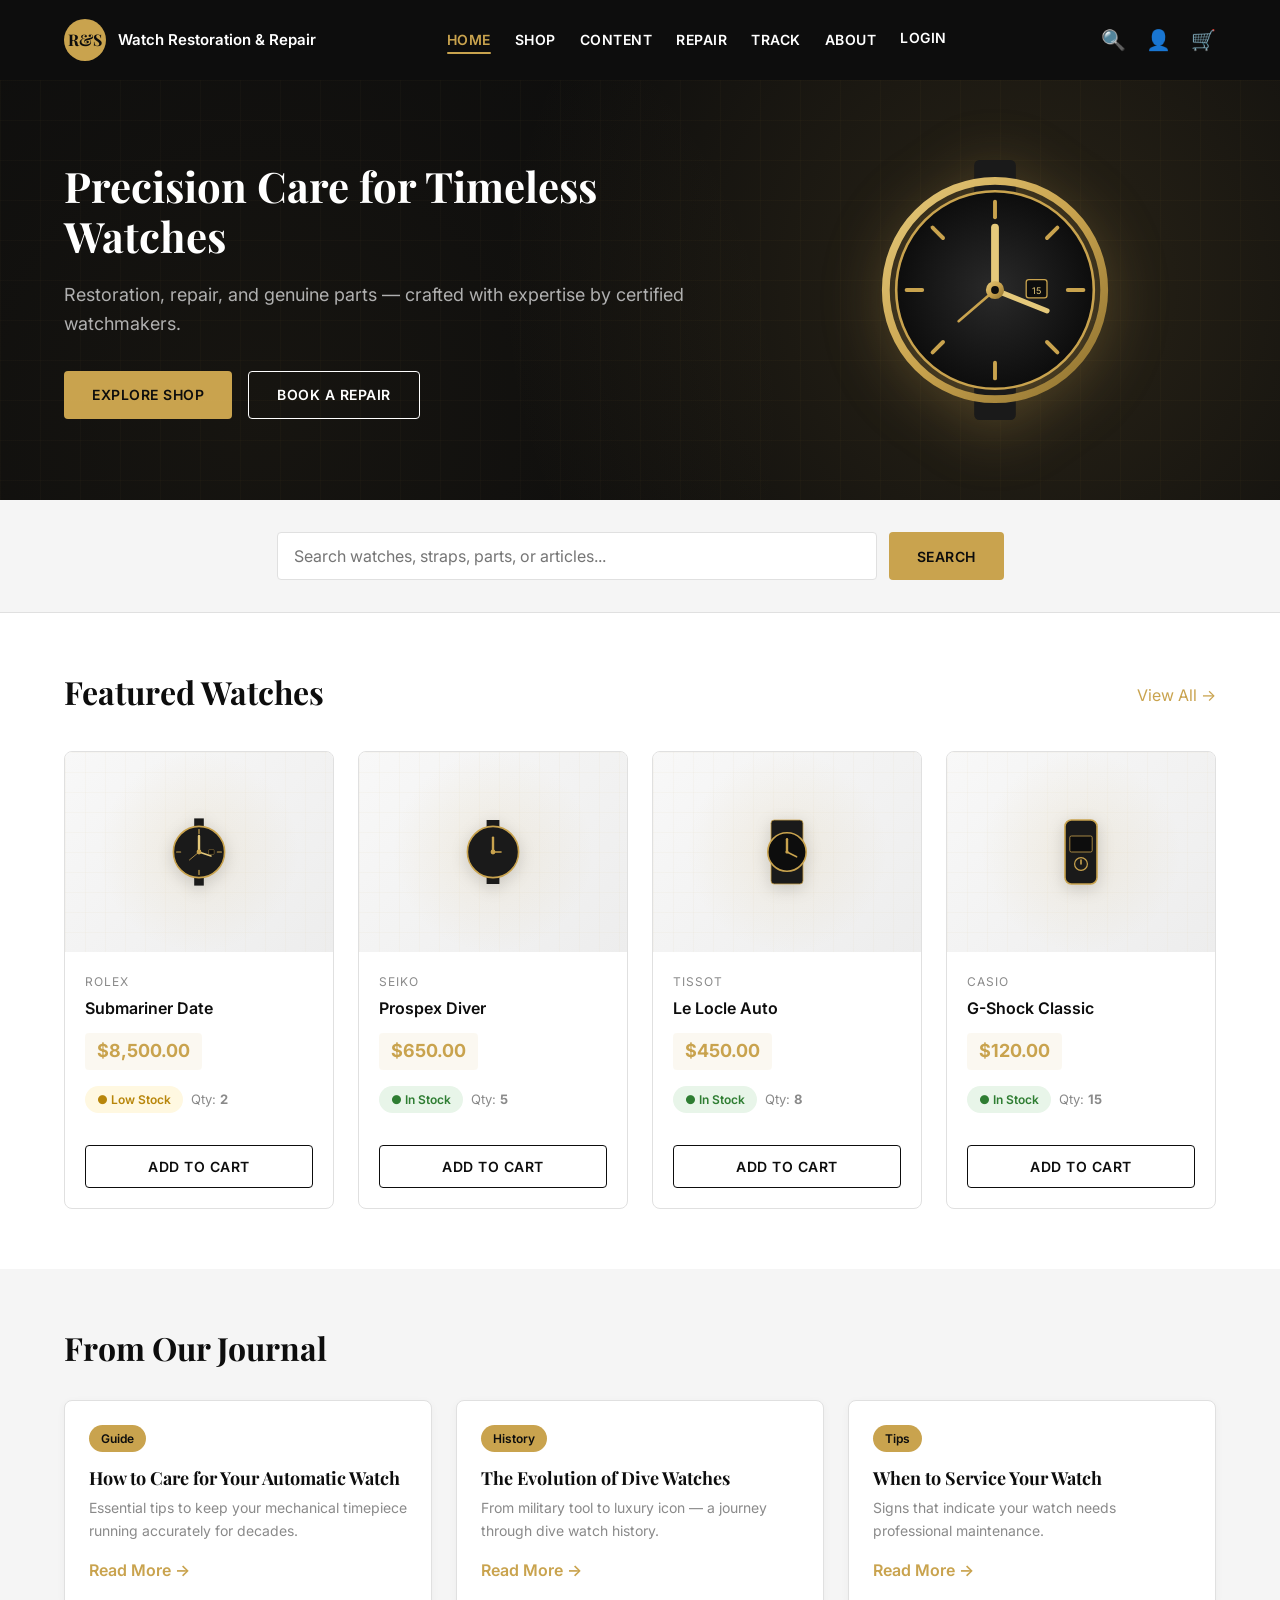
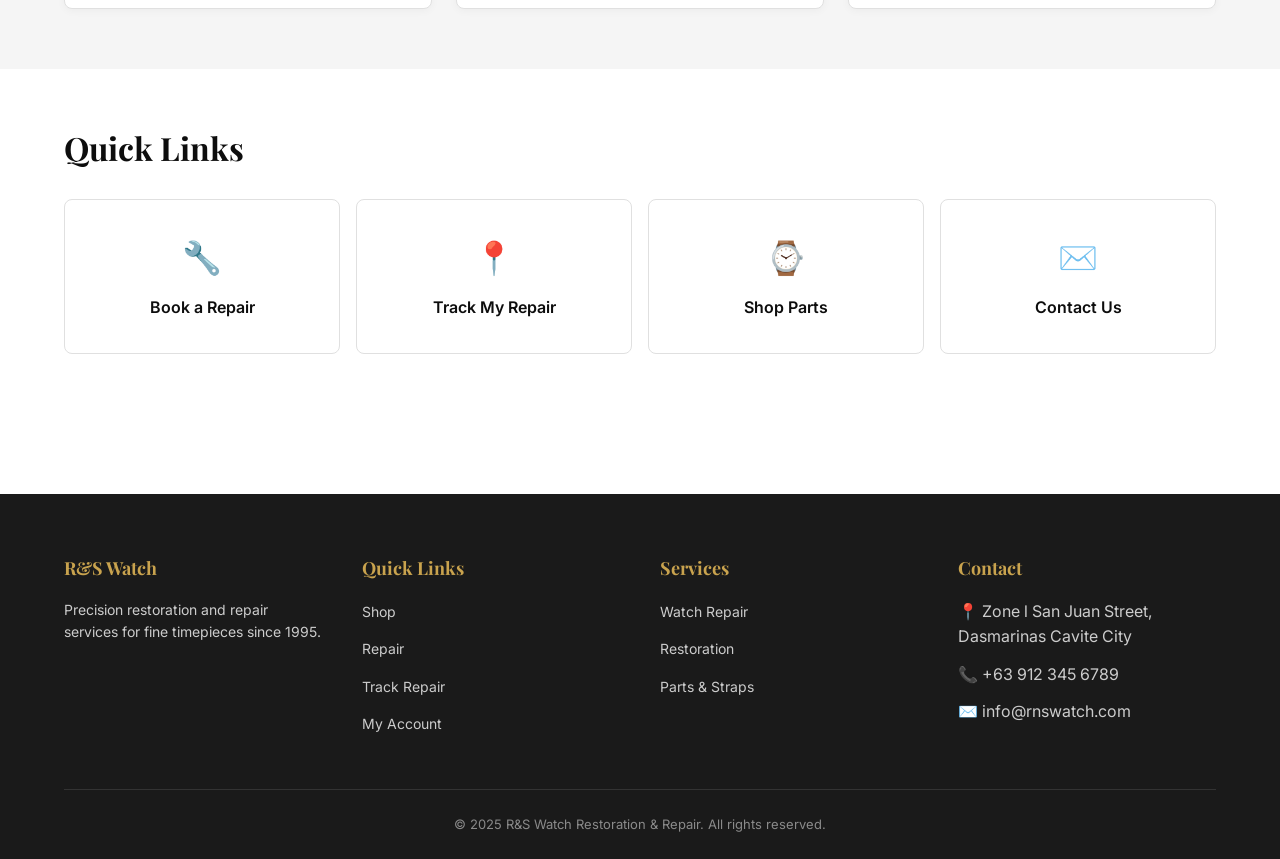
<file: index.html>
<!DOCTYPE html>
<html lang="en">
<head>
  <meta charset="UTF-8">
  <meta name="viewport" content="width=device-width, initial-scale=1.0">
  <title>R&S Watch Restoration & Repair</title>
  <link href="https://fonts.googleapis.com/css2?family=Playfair+Display:wght@700&family=Inter:wght@400;500;600;700&display=swap" rel="stylesheet">
  <link rel="stylesheet" href="css/style.css">
</head>
<body>

<header class="header">
  <div class="container">
    <a href="index.html" class="logo">
      <div class="logo-circle">R&S</div>
      <span>Watch Restoration & Repair</span>
    </a>
    <ul class="nav">
      <li><a href="index.html" class="active">Home</a></li>
      <li><a href="shop.html">Shop</a></li>
      <li><a href="search.html">Content</a></li>
      <li><a href="repair.html">Repair</a></li>
      <li><a href="track.html">Track</a></li>
      <li><a href="contact.html">About</a></li>
      <li><a href="login.html" id="nav-login">Login</a></li>
      <li><a href="account.html" id="nav-logout" style="display:none;">My Account</a></li>
    </ul>
    <div class="header-icons">
      <a href="search.html" style="color:white;">🔍</a>
      <a href="account.html" style="color:white;">👤</a>
      <a href="cart.html" class="cart-icon" style="color:white;">🛒<span class="cart-badge" style="display:none;">0</span></a>
    </div>
  </div>
</header>

<!-- HERO -->
<section class="hero">
  <div class="container">
    <div>
      <h1>Precision Care for Timeless Watches</h1>
      <p>Restoration, repair, and genuine parts — crafted with expertise by certified watchmakers.</p>
      <div class="hero-buttons">
        <a href="shop.html" class="btn btn-primary">Explore Shop</a>
        <a href="repair.html" class="btn btn-white-outline">Book a Repair</a>
      </div>
    </div>
    <div class="hero-img">
     <svg viewBox="0 0 100 100" xmlns="http://www.w3.org/2000/svg" style="width:260px;height:260px; filter: drop-shadow(0 10px 30px rgba(201,163,78,0.3));">
  <defs>
    <radialGradient id="watchFace" cx="50%" cy="50%" r="50%">
      <stop offset="0%" stop-color="#2A2A2A"/>
      <stop offset="100%" stop-color="#0D0D0D"/>
    </radialGradient>
    <linearGradient id="goldShine" x1="0%" y1="0%" x2="100%" y2="100%">
      <stop offset="0%" stop-color="#E5C97B"/>
      <stop offset="50%" stop-color="#C9A34E"/>
      <stop offset="100%" stop-color="#8B6F2E"/>
    </linearGradient>
  </defs>
  <rect x="42" y="0" width="16" height="18" fill="#1A1A1A" rx="2"/>
  <rect x="42" y="82" width="16" height="18" fill="#1A1A1A" rx="2"/>
  <circle cx="50" cy="50" r="42" fill="none" stroke="url(#goldShine)" stroke-width="3"/>
  <circle cx="50" cy="50" r="38" fill="url(#watchFace)" stroke="#C9A34E" stroke-width="1"/>
  <g stroke="#C9A34E" stroke-width="1.5" stroke-linecap="round">
    <line x1="50" y1="16" x2="50" y2="22"/>
    <line x1="50" y1="78" x2="50" y2="84"/>
    <line x1="16" y1="50" x2="22" y2="50"/>
    <line x1="78" y1="50" x2="84" y2="50"/>
    <line x1="26" y1="26" x2="30" y2="30"/>
    <line x1="70" y1="30" x2="74" y2="26"/>
    <line x1="26" y1="74" x2="30" y2="70"/>
    <line x1="70" y1="70" x2="74" y2="74"/>
  </g>
  <line x1="50" y1="50" x2="50" y2="26" stroke="#E5C97B" stroke-width="3" stroke-linecap="round"/>
  <line x1="50" y1="50" x2="70" y2="58" stroke="#E5C97B" stroke-width="2" stroke-linecap="round"/>
  <line x1="50" y1="50" x2="36" y2="62" stroke="#C9A34E" stroke-width="1" stroke-linecap="round"/>
  <circle cx="50" cy="50" r="3.5" fill="url(#goldShine)"/>
  <circle cx="50" cy="50" r="1.5" fill="#0D0D0D"/>
  <rect x="62" y="46" width="8" height="7" fill="#0D0D0D" stroke="#C9A34E" stroke-width="0.5" rx="1"/>
  <text x="66" y="51.5" font-size="3.5" fill="#E5C97B" text-anchor="middle" font-family="Inter">15</text>
</svg>
    </div>
  </div>
</section>

<!-- SEARCH STRIP (FIXED: passes query) -->
<section class="search-strip">
  <div class="container">
    <input type="text" id="homeSearch" class="form-control" placeholder="Search watches, straps, parts, or articles...">
    <button type="button" class="btn btn-primary" onclick="goSearch()">Search</button>
  </div>
</section>

<!-- FEATURED -->
<section class="section">
  <div class="container">
    <div style="display:flex;justify-content:space-between;align-items:center;margin-bottom:32px;">
      <h2>Featured Watches</h2>
      <a href="shop.html">View All →</a>
    </div>
    <div class="product-grid">
      
      <!-- Product 1 -->
     <div class="product-card">
  <div class="product-img">
    <svg viewBox="0 0 100 100" xmlns="http://www.w3.org/2000/svg" style="width:80px;height:80px;">
      <rect x="44" y="8" width="12" height="12" fill="#1A1A1A"/>
      <rect x="44" y="80" width="12" height="12" fill="#1A1A1A"/>
      <circle cx="50" cy="50" r="32" fill="#1A1A1A" stroke="#C9A34E" stroke-width="2"/>
      <g stroke="#C9A34E" stroke-width="1.5" stroke-linecap="round">
        <line x1="50" y1="22" x2="50" y2="27"/>
        <line x1="50" y1="73" x2="50" y2="78"/>
        <line x1="22" y1="50" x2="27" y2="50"/>
        <line x1="73" y1="50" x2="78" y2="50"/>
      </g>
      <line x1="50" y1="50" x2="50" y2="30" stroke="#E5C97B" stroke-width="3" stroke-linecap="round"/>
      <line x1="50" y1="50" x2="65" y2="55" stroke="#E5C97B" stroke-width="2" stroke-linecap="round"/>
      <line x1="50" y1="50" x2="38" y2="60" stroke="#C9A34E" stroke-width="1" stroke-linecap="round"/>
      <circle cx="50" cy="50" r="3" fill="#C9A34E"/>
      <rect x="62" y="47" width="7" height="6" fill="#0D0D0D" stroke="#C9A34E" stroke-width="0.5" rx="1"/>
    </svg>
  </div>
  <div class="product-info">
    <div class="product-brand">Rolex</div>
    <div class="product-name">Submariner Date</div>
   <div class="product-price">$8,500.00</div>
<div class="mb-4" style="display:flex;align-items:center;gap:8px;font-size:13px;">
  <span class="badge" style="background:#FFF8E1; color:#B8860B;">● Low Stock</span>
  <span style="color:var(--medium-gray);">Qty: <strong>2</strong></span>
</div>
<button class="btn btn-secondary btn-block" onclick="addToCart('p1','Rolex Submariner',8500)">Add to Cart</button>
  </div>
</div>

      <!-- Product 2 -->
      <div class="product-card">
        <div class="product-img">
          <svg viewBox="0 0 100 100" xmlns="http://www.w3.org/2000/svg" style="width:80px;height:80px;">
            <rect x="42" y="10" width="16" height="80" fill="#1A1A1A" />
            <circle cx="50" cy="50" r="32" fill="#1A1A1A" stroke="#C9A34E" stroke-width="2"/>
            <line x1="50" y1="50" x2="50" y2="32" stroke="#C9A34E" stroke-width="3" stroke-linecap="round"/>
            <line x1="50" y1="50" x2="60" y2="50" stroke="#C9A34E" stroke-width="2" stroke-linecap="round"/>
            <circle cx="50" cy="50" r="3" fill="#C9A34E"/>
          </svg>
        </div>
        <div class="product-info">
          <div class="product-brand">Seiko</div>
          <div class="product-name">Prospex Diver</div>
          <div class="product-price">$650.00</div>
<div class="mb-4" style="display:flex;align-items:center;gap:8px;font-size:13px;">
  <span class="badge" style="background:#E8F5E9; color:#2E7D32;">● In Stock</span>
  <span style="color:var(--medium-gray);">Qty: <strong>5</strong></span>
</div>
<button class="btn btn-secondary btn-block" onclick="addToCart('p2','Seiko Prospex',650)">Add to Cart</button>
        </div>
      </div>

      <!-- Product 3 -->
      <div class="product-card">
        <div class="product-img">
          <svg viewBox="0 0 100 100" xmlns="http://www.w3.org/2000/svg" style="width:80px;height:80px;">
            <rect x="30" y="10" width="40" height="80" rx="4" fill="#1A1A1A" stroke="#C9A34E" stroke-width="1"/>
            <circle cx="50" cy="50" r="24" fill="#0D0D0D" stroke="#C9A34E" stroke-width="2"/>
            <line x1="50" y1="50" x2="50" y2="34" stroke="#C9A34E" stroke-width="3" stroke-linecap="round"/>
            <line x1="50" y1="50" x2="62" y2="56" stroke="#C9A34E" stroke-width="2" stroke-linecap="round"/>
            <circle cx="50" cy="50" r="2" fill="#C9A34E"/>
          </svg>
        </div>
        <div class="product-info">
          <div class="product-brand">Tissot</div>
          <div class="product-name">Le Locle Auto</div>
         <div class="product-price">$450.00</div>
<div class="mb-4" style="display:flex;align-items:center;gap:8px;font-size:13px;">
  <span class="badge" style="background:#E8F5E9; color:#2E7D32;">● In Stock</span>
  <span style="color:var(--medium-gray);">Qty: <strong>8</strong></span>
</div>
<button class="btn btn-secondary btn-block" onclick="addToCart('p3','Tissot Le Locle',450)">Add to Cart</button>
        </div>
      </div>

      <!-- Product 4 -->
      <div class="product-card">
        <div class="product-img">
          <svg viewBox="0 0 100 100" xmlns="http://www.w3.org/2000/svg" style="width:80px;height:80px;">
            <rect x="30" y="10" width="40" height="80" rx="8" fill="#1A1A1A" stroke="#C9A34E" stroke-width="2"/>
            <rect x="36" y="30" width="28" height="20" rx="2" fill="#0D0D0D" stroke="#C9A34E" stroke-width="1"/>
            <circle cx="50" cy="65" r="8" fill="none" stroke="#C9A34E" stroke-width="1.5"/>
            <line x1="50" y1="65" x2="50" y2="60" stroke="#C9A34E" stroke-width="2" stroke-linecap="round"/>
          </svg>
        </div>
        <div class="product-info">
          <div class="product-brand">Casio</div>
          <div class="product-name">G-Shock Classic</div>
         <div class="product-price">$120.00</div>
<div class="mb-4" style="display:flex;align-items:center;gap:8px;font-size:13px;">
  <span class="badge" style="background:#E8F5E9; color:#2E7D32;">● In Stock</span>
  <span style="color:var(--medium-gray);">Qty: <strong>15</strong></span>
</div>
<button class="btn btn-secondary btn-block" onclick="addToCart('p4','Casio G-Shock',120)">Add to Cart</button>
        </div>
      </div>

    </div>
  </div>
</section>

<!-- ARTICLES -->
<section class="section" style="background:var(--light-gray);">
  <div class="container">
    <h2 class="mb-4">From Our Journal</h2>
    <div class="product-grid" style="grid-template-columns:repeat(3,1fr);">
      <div class="card">
        <span class="badge badge-gold">Guide</span>
        <h3 style="font-size:18px;margin:16px 0 8px;">How to Care for Your Automatic Watch</h3>
        <p style="color:var(--medium-gray);font-size:14px;margin-bottom:16px;">Essential tips to keep your mechanical timepiece running accurately for decades.</p>
        <a href="#" style="font-weight:600;">Read More →</a>
      </div>
      <div class="card">
        <span class="badge badge-gold">History</span>
        <h3 style="font-size:18px;margin:16px 0 8px;">The Evolution of Dive Watches</h3>
        <p style="color:var(--medium-gray);font-size:14px;margin-bottom:16px;">From military tool to luxury icon — a journey through dive watch history.</p>
        <a href="#" style="font-weight:600;">Read More →</a>
      </div>
      <div class="card">
        <span class="badge badge-gold">Tips</span>
        <h3 style="font-size:18px;margin:16px 0 8px;">When to Service Your Watch</h3>
        <p style="color:var(--medium-gray);font-size:14px;margin-bottom:16px;">Signs that indicate your watch needs professional maintenance.</p>
        <a href="#" style="font-weight:600;">Read More →</a>
      </div>
    </div>
  </div>
</section>

<!-- QUICK LINKS -->
<section class="section">
  <div class="container">
    <h2 class="mb-4">Quick Links</h2>
    <div class="quick-links">
      <a href="repair.html" class="quick-link"><div class="icon">🔧</div>Book a Repair</a>
      <a href="track.html" class="quick-link"><div class="icon">📍</div>Track My Repair</a>
      <a href="shop.html" class="quick-link"><div class="icon">⌚</div>Shop Parts</a>
      <a href="contact.html" class="quick-link"><div class="icon">✉️</div>Contact Us</a>
    </div>
  </div>
</section>

<!-- FOOTER -->
<footer class="footer">
  <div class="container">
    <div class="footer-grid">
      <div>
        <h4>R&S Watch</h4>
        <p style="font-size:14px;">Precision restoration and repair services for fine timepieces since 1995.</p>
      </div>
      <div>
        <h4>Quick Links</h4>
        <ul>
          <li><a href="shop.html">Shop</a></li>
          <li><a href="repair.html">Repair</a></li>
          <li><a href="track.html">Track Repair</a></li>
          <li><a href="account.html">My Account</a></li>
        </ul>
      </div>
      <div>
        <h4>Services</h4>
        <ul>
          <li><a href="repair.html">Watch Repair</a></li>
          <li><a href="repair.html">Restoration</a></li>
          <li><a href="shop.html">Parts & Straps</a></li>
        </ul>
      </div>
      <div>
        <h4>Contact</h4>
        <ul>
          <li>📍 Zone l San Juan Street, Dasmarinas Cavite City</li>
          <li>📞 +63 912 345 6789</li>
          <li>✉️ info@rnswatch.com</li>
        </ul>
      </div>
    </div>
    <div class="footer-bottom">© 2025 R&S Watch Restoration & Repair. All rights reserved.</div>
  </div>
</footer>

<script src="js/main.js"></script>
<script>
  function goSearch() {
    const q = (document.getElementById('homeSearch')?.value || '').trim();
    window.location.href = q ? 'search.html?q=' + encodeURIComponent(q) : 'search.html';
  }
  document.addEventListener('DOMContentLoaded', () => {
    const input = document.getElementById('homeSearch');
    if (input) {
      input.addEventListener('keypress', (e) => {
        if (e.key === 'Enter') goSearch();
      });
    }
  });
</script>
</body>
</html>
</file>
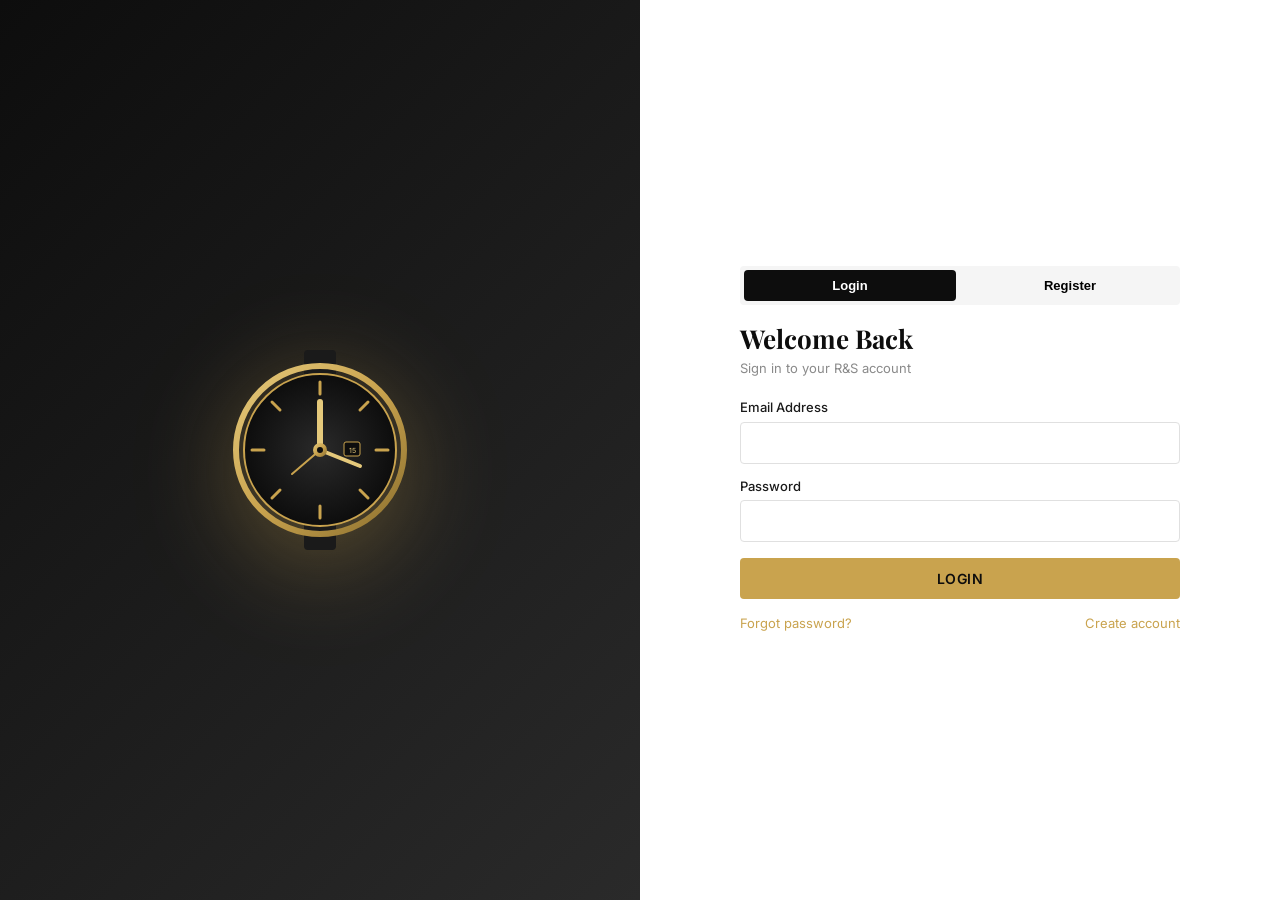
<file: account.html>
<!DOCTYPE html>
<html lang="en">
<head>
  <meta charset="UTF-8">
  <title>My Account - R&S Watch</title>
  <link href="https://fonts.googleapis.com/css2?family=Playfair+Display:wght@700&family=Inter:wght@400;500;600;700&display=swap" rel="stylesheet">
  <link rel="stylesheet" href="css/style.css">
  <style>
    .account-layout { display: grid; grid-template-columns: 260px 1fr; gap: 32px; padding: 40px 0; }
    .account-sidebar { border: 1px solid var(--border); border-radius: 8px; padding: 24px; height: fit-content; }
    .account-user { text-align: center; margin-bottom: 24px; padding-bottom: 24px; border-bottom: 1px solid var(--border); }
    .avatar { 
      width: 64px; height: 64px; border-radius: 50%; 
      background: linear-gradient(135deg, var(--gold), var(--gold-light)); 
      color: var(--black); display: flex; align-items: center; justify-content: center; 
      font-size: 24px; font-weight: 700; margin: 0 auto 12px;
      box-shadow: 0 4px 12px rgba(201,163,78,0.3);
    }
    .account-menu { list-style: none; padding: 0; }
    .account-menu li { margin-bottom: 4px; }
    .account-menu a { display: block; padding: 10px 16px; border-radius: 4px; color: var(--black); font-size: 14px; font-weight: 500; text-decoration: none; transition: 0.2s; cursor: pointer; }
    .account-menu a:hover, .account-menu a.active { background: var(--light-gray); color: var(--gold); }
    .tab-content { display: none; }
    .tab-content.active { display: block; animation: fadeIn 0.3s; }
    @keyframes fadeIn { from { opacity: 0; transform: translateY(5px); } to { opacity: 1; transform: translateY(0); } }
    @media (max-width: 900px) {
      .account-layout { grid-template-columns: 1fr; }
    }
  </style>
</head>
<body data-page="account">

<header class="header">
  <div class="container">
    <a href="index.html" class="logo">
      <div class="logo-circle">R&S</div>
      <span>Watch Restoration & Repair</span>
    </a>
    <ul class="nav">
      <li><a href="index.html">Home</a></li>
      <li><a href="shop.html">Shop</a></li>
      <li><a href="search.html">Content</a></li>
      <li><a href="repair.html">Repair</a></li>
      <li><a href="track.html">Track</a></li>
      <li><a href="contact.html">About</a></li>
      <li><a href="login.html" id="nav-login">Login</a></li>
      <li><a href="account.html" id="nav-logout" style="display:none;">My Account</a></li>
    </ul>
    <div class="header-icons">
      <a href="search.html" style="color:white;">🔍</a>
      <a href="account.html" style="color:white;">👤</a>
      <a href="cart.html" class="cart-icon" style="color:white;">🛒<span class="cart-badge" style="display:none;">0</span></a>
    </div>
  </div>
</header>

<div class="container">
  <div class="account-layout">

    <aside class="account-sidebar">
      <div class="account-user">
        <div class="avatar" id="acctAvatar">U</div>
        <h3 id="acctName" style="font-size:18px; font-family:var(--sans);">User Name</h3>
        <p id="acctEmail" style="font-size:13px;color:var(--medium-gray);">email@example.com</p>
      </div>
      <ul class="account-menu">
        <li><a class="active" onclick="switchTab('dashboard', this)">Dashboard</a></li>
        <li><a onclick="switchTab('orders', this)">My Orders</a></li>
        <li><a onclick="switchTab('repairs', this)">My Repairs</a></li>
        <li><a onclick="switchTab('details', this)">Account Details</a></li>
        <li><a href="repair.html">Book a Repair (External)</a></li>
        <li><a onclick="logoutUser()" style="color:var(--error); cursor:pointer;">Logout</a></li>
      </ul>
    </aside>

    <div>
      <!-- DASHBOARD -->
      <div id="tab-dashboard" class="tab-content active">
        <h2>Welcome back!</h2>
        <p style="color:var(--medium-gray); margin-bottom: 32px;">Here's an overview of your account.</p>
        <div id="dashboardActiveRepair"></div>
      </div>

      <!-- ORDERS -->
      <div id="tab-orders" class="tab-content">
  <h2>My Orders</h2>
  <p style="color:var(--medium-gray); margin-bottom: 24px;">Your recent purchases.</p>

  <!-- Status Filter -->
  <div style="display:flex;gap:8px;margin-bottom:24px;flex-wrap:wrap;">
    <button class="btn btn-secondary" onclick="filterOrders('all', this)" data-filter="all" style="padding:8px 16px;font-size:12px;">All Orders</button>
    <button class="btn btn-secondary" onclick="filterOrders('Processing', this)" data-filter="Processing" style="padding:8px 16px;font-size:12px;">Processing</button>
    <button class="btn btn-secondary" onclick="filterOrders('Shipped', this)" data-filter="Shipped" style="padding:8px 16px;font-size:12px;">Shipped</button>
    <button class="btn btn-secondary" onclick="filterOrders('Delivered', this)" data-filter="Delivered" style="padding:8px 16px;font-size:12px;">Delivered</button>
    <button class="btn btn-secondary" onclick="filterOrders('Cancelled', this)" data-filter="Cancelled" style="padding:8px 16px;font-size:12px;">Cancelled</button>
  </div>

  <div id="ordersList"></div>
</div>

      <!-- REPAIRS -->
      <div id="tab-repairs" class="tab-content">
        <h2>My Repairs</h2>
        <p style="color:var(--medium-gray); margin-bottom: 32px;">Track your watch repairs here.</p>
        <div id="repairsList"></div>
      </div>

      <!-- ACCOUNT DETAILS -->
      <div id="tab-details" class="tab-content">
        <h2>Account Details</h2>
        <p style="color:var(--medium-gray); margin-bottom: 32px;">Update your personal information.</p>
        <div class="card">
          <form onsubmit="saveProfile(event)">
            <div class="form-group">
              <label>Full Name</label>
              <input type="text" id="profName" class="form-control" required>
            </div>
            <div class="form-group">
              <label>Email Address (Cannot be changed)</label>
              <input type="email" id="profEmail" class="form-control" disabled style="background:#f0f0f0; cursor:not-allowed;">
            </div>
            <div class="form-group">
              <label>Phone Number</label>
              <input type="text" id="profPhone" class="form-control">
            </div>
            <div class="form-group">
              <label>Shipping Address</label>
              <input type="text" id="profAddress" class="form-control">
            </div>
            <button type="submit" class="btn btn-primary mt-2">Save Changes</button>
          </form>
        </div>
      </div>
    </div>
  </div>
</div>

<footer class="footer">
  <div class="container">
    <div class="footer-grid">
      <div><h4>R&S Watch</h4><p style="font-size:14px;">Precision restoration and repair services since 1995.</p></div>
      <div><h4>Quick Links</h4><ul><li><a href="shop.html">Shop</a></li><li><a href="repair.html">Repair</a></li></ul></div>
      <div><h4>Services</h4><ul><li><a href="repair.html">Watch Repair</a></li><li><a href="shop.html">Parts & Straps</a></li></ul></div>
      <div><h4>Contact</h4><ul><li>📍 Zone l San Juan Street, Dasmarinas Cavite City</li><li>📞 +63 912 345 6789</li></ul></div>
    </div>
    <div class="footer-bottom">© 2025 R&S Watch. All rights reserved.</div>
  </div>
</footer>

<script src="js/main.js"></script>
<script>
  let allOrders = [];

  // Render orders with status filter
 function renderOrders(filter = 'all') {
  const ordersList = document.getElementById('ordersList');
  if (!ordersList) return;

  const currentUser = getCurrentUser();
  const allOrdersData = JSON.parse(localStorage.getItem('rnswatch_orders') || '[]');
  const orders = allOrdersData.filter(o => 
    !currentUser || o.user === currentUser.email || o.user === 'guest'
  );
  allOrders = orders;

    if (!orders.length) {
      ordersList.innerHTML = '<div class="card text-center" style="padding:40px;"><p style="color:var(--medium-gray);">No orders yet.</p><a href="shop.html" class="btn btn-primary mt-4">Start Shopping</a></div>';
      return;
    }

    const filtered = filter === 'all' ? orders : orders.filter(o => o.status === filter);

    if (!filtered.length) {
      ordersList.innerHTML = `<div class="card text-center" style="padding:40px;"><p style="color:var(--medium-gray);">No orders with status "<strong>${filter}</strong>".</p></div>`;
      return;
    }

    ordersList.innerHTML = filtered.map(o => `
      <div class="card mb-4">
        <div style="display:flex; justify-content:space-between; align-items:center; border-bottom:1px solid var(--border); padding-bottom:12px; margin-bottom:12px; flex-wrap:wrap; gap:8px;">
          <div>
            <strong>Order #${o.orderNum}</strong>
            <span style="font-size:13px;color:var(--medium-gray);"> · ${o.date}</span>
          </div>
          <div style="display:flex;gap:8px;align-items:center;">
           <span class="badge" style="background:${o.status === 'Delivered' ? '#E8F5E9' : o.status === 'Shipped' ? '#E3F2FD' : o.status === 'Cancelled' ? '#FFEBEE' : '#FFF8E1'}; color:${o.status === 'Delivered' ? '#2E7D32' : o.status === 'Shipped' ? '#1565C0' : o.status === 'Cancelled' ? '#C62828' : '#B8860B'};">${o.status}</span>
            <button class="btn btn-secondary" onclick="toggleOrderDetails('${o.orderNum}')" style="padding:6px 14px;font-size:11px;">View Details</button>
          </div>
        </div>

        <div id="order-${o.orderNum}" style="display:none;">
          <p style="font-size:13px;color:var(--medium-gray);margin-bottom:8px;"><strong>Deliver to:</strong> ${o.name || '—'}, ${o.phone || '—'}, ${o.address || '—'}</p>
          <p style="font-size:13px;color:var(--medium-gray);margin-bottom:12px;"><strong>Payment:</strong> ${o.payment || '—'}</p>
          ${o.items.map(i => `<p style="font-size:14px;display:flex;justify-content:space-between;border-bottom:1px dashed var(--border);padding:6px 0;"><span>${i.qty}x ${i.name}</span><span>$${(i.price * i.qty).toFixed(2)}</span></p>`).join('')}
          <p style="margin-top:12px; font-weight:700; color:var(--gold);">Total: $${o.total}</p>
          ${o.status === 'Processing' ? `<button class="btn btn-secondary mt-2" onclick="cancelOrder('${o.orderNum}')" style="padding:8px 16px;font-size:12px;color:var(--error);border-color:var(--error);">Cancel Order</button>` : ''}
        </div>

        <p style="font-size:14px;color:var(--medium-gray);margin-top:8px;">${o.items.length} item${o.items.length > 1 ? 's' : ''}</p>
        <p style="font-weight:700; color:var(--gold);margin-top:4px;">Total: $${o.total}</p>
      </div>
    `).join('');
  }

  function filterOrders(status, btn) {
    document.querySelectorAll('[data-filter]').forEach(b => {
      b.classList.remove('btn-primary');
      b.classList.add('btn-secondary');
    });
    btn.classList.remove('btn-secondary');
    btn.classList.add('btn-primary');
    renderOrders(status);
  }

  function toggleOrderDetails(orderNum) {
    const el = document.getElementById('order-' + orderNum);
    if (el) el.style.display = el.style.display === 'none' ? 'block' : 'none';
  }

 function cancelOrder(orderNum) {
  if (!confirm('Cancel this order? This cannot be undone.')) return;
  let orders = JSON.parse(localStorage.getItem('rnswatch_orders') || '[]');
  const idx = orders.findIndex(o => o.orderNum === orderNum);
  if (idx === -1) return;
  orders[idx].status = 'Cancelled';
  localStorage.setItem('rnswatch_orders', JSON.stringify(orders));
  showToast('Order cancelled.', 'error');
  
  // Preserve current filter
  const activeFilter = document.querySelector('[data-filter].btn-primary')?.dataset.filter || 'all';
  renderOrders(activeFilter);
  }

  document.addEventListener('DOMContentLoaded', () => {
    renderOrders('all');
  });
</script>
</file>
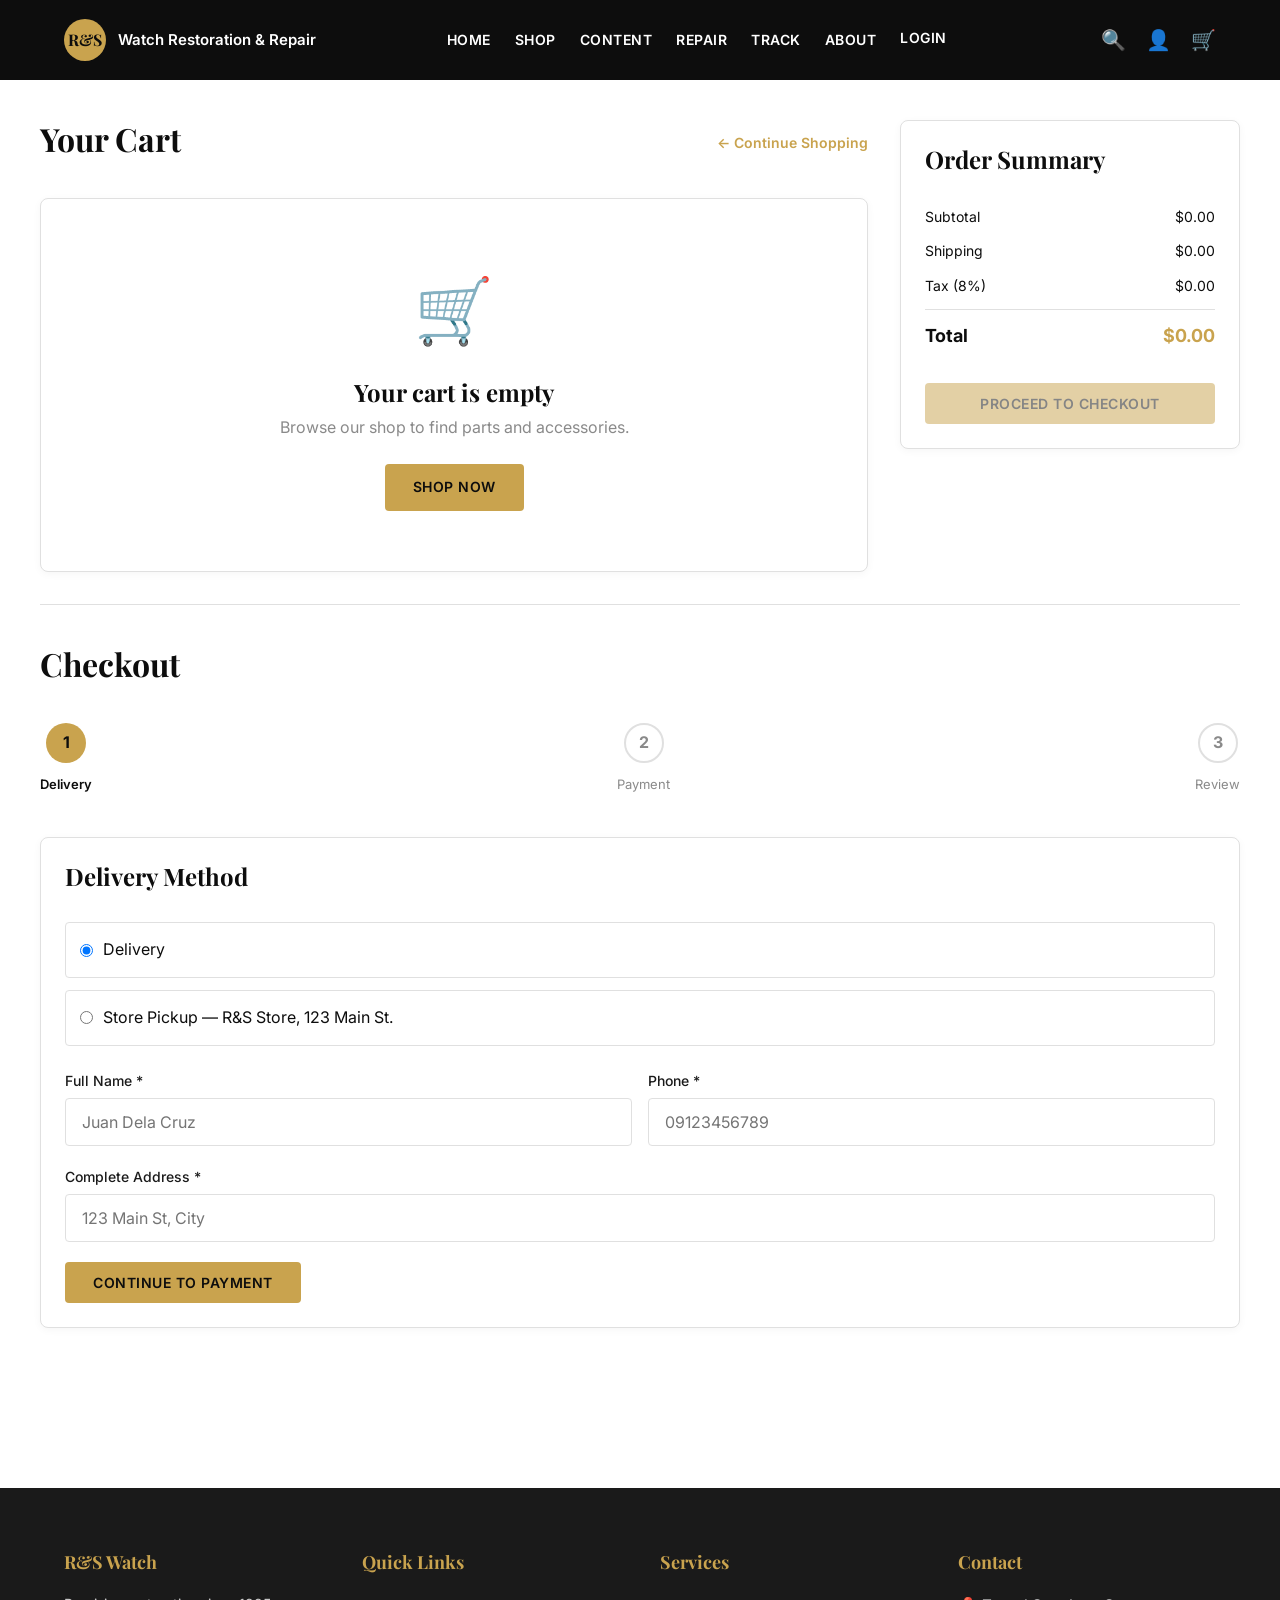
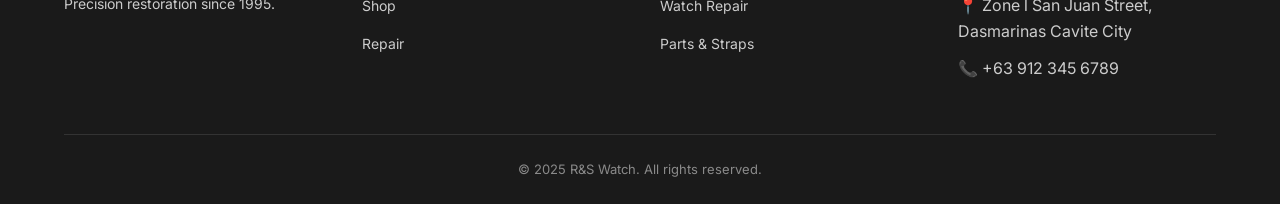
<file: cart.html>
<!DOCTYPE html>
<html lang="en">
<head>
  <meta charset="UTF-8">
  <title>Cart - R&S Watch</title>
  <link href="https://fonts.googleapis.com/css2?family=Playfair+Display:wght@700&family=Inter:wght@400;500;600;700&display=swap" rel="stylesheet">
  <link rel="stylesheet" href="css/style.css">
  <style>
    @media (max-width: 900px) {
      .cart-layout { grid-template-columns: 1fr !important; }
    }
  </style>
</head>
<body>

<header class="header">
  <div class="container">
    <a href="index.html" class="logo"><div class="logo-circle">R&S</div><span>Watch Restoration & Repair</span></a>
        <ul class="nav">
      <li><a href="index.html">Home</a></li>
      <li><a href="shop.html">Shop</a></li>
      <li><a href="search.html">Content</a></li>
      <li><a href="repair.html">Repair</a></li>
      <li><a href="track.html">Track</a></li>
      <li><a href="contact.html">About</a></li>
      <li><a href="login.html" id="nav-login">Login</a></li>
      <li><a href="account.html" id="nav-logout" style="display:none;">My Account</a></li>
    </ul>
    <div class="header-icons">
      <a href="search.html" style="color:white;">🔍</a>
      <a href="account.html" style="color:white;">👤</a>
      <a href="cart.html" class="cart-icon" style="color:white;">🛒<span class="cart-badge" style="display:none;">0</span></a>
    </div>
  </div>
</header>

<div class="container" style="padding: 40px 0;">
  <div class="cart-layout" style="display: grid; grid-template-columns: 1fr 340px; gap: 32px;">
    
    <!-- LEFT: CART ITEMS -->
    <div>
      <div style="display:flex;justify-content:space-between;align-items:center;margin-bottom:8px;flex-wrap:wrap;gap:8px;">
        <h2>Your Cart</h2>
        <a href="shop.html" style="font-size:14px;font-weight:600;">← Continue Shopping</a>
      </div>
      <div id="cartItems" class="mt-4"></div>
    </div>

    <!-- RIGHT: SUMMARY -->
    <aside class="card" style="height: fit-content;">
      <h3>Order Summary</h3>
      <div class="mt-4">
        <div style="display:flex; justify-content:space-between; margin-bottom:12px; font-size:14px;"><span>Subtotal</span><span id="subtotal">$0.00</span></div>
        <div style="display:flex; justify-content:space-between; margin-bottom:12px; font-size:14px;"><span>Shipping</span><span id="shipping">$0.00</span></div>
        <div style="display:flex; justify-content:space-between; margin-bottom:12px; font-size:14px;"><span>Tax (8%)</span><span id="tax">$0.00</span></div>
        <div style="display:flex; justify-content:space-between; border-top:1px solid var(--border); padding-top:12px; margin-top:12px; font-size:18px; font-weight:700;">
          <span>Total</span><span id="total" style="color:var(--gold);">$0.00</span>
        </div>
        <button class="btn btn-primary btn-block mt-4" onclick="document.getElementById('checkoutSection').scrollIntoView({behavior:'smooth'});">Proceed to Checkout</button>
      </div>
    </aside>
  </div>

  <!-- CHECKOUT SECTION -->
  <div id="checkoutSection" class="mt-4" style="padding:40px 0; border-top:1px solid var(--border);">
    <h2>Checkout</h2>
    
    <!-- Stepper -->
    <div id="checkoutStepper" style="display:flex; justify-content:space-between; margin:40px 0;">
      <div class="checkout-step-nav" id="stepNav1" style="text-align:center;">
        <div style="width:40px;height:40px;border-radius:50%;background:var(--gold);color:var(--black);display:flex;align-items:center;justify-content:center;margin:0 auto 8px;font-weight:700;">1</div>
        <span style="font-size:13px;font-weight:600;">Delivery</span>
      </div>
      <div class="checkout-step-nav" id="stepNav2" style="text-align:center;">
        <div style="width:40px;height:40px;border-radius:50%;background:var(--white);border:2px solid var(--border);color:var(--medium-gray);display:flex;align-items:center;justify-content:center;margin:0 auto 8px;font-weight:700;">2</div>
        <span style="font-size:13px;color:var(--medium-gray);">Payment</span>
      </div>
      <div class="checkout-step-nav" id="stepNav3" style="text-align:center;">
        <div style="width:40px;height:40px;border-radius:50%;background:var(--white);border:2px solid var(--border);color:var(--medium-gray);display:flex;align-items:center;justify-content:center;margin:0 auto 8px;font-weight:700;">3</div>
        <span style="font-size:13px;color:var(--medium-gray);">Review</span>
      </div>
    </div>

    <!-- STEP 1: DELIVERY -->
    <div class="checkout-step card" id="cStep1">
      <h3>Delivery Method</h3>
      <div class="mt-4" style="display:flex;flex-direction:column;gap:12px;">
        <label style="display:flex;align-items:center;gap:10px;padding:14px;border:1px solid var(--border);border-radius:4px;cursor:pointer;"><input type="radio" name="delivery" checked> Delivery</label>
        <label style="display:flex;align-items:center;gap:10px;padding:14px;border:1px solid var(--border);border-radius:4px;cursor:pointer;"><input type="radio" name="delivery"> Store Pickup — R&S Store, 123 Main St.</label>
      </div>
      
      <div style="display:grid;grid-template-columns:1fr 1fr;gap:16px;margin-top:24px;">
        <div class="form-group"><label>Full Name *</label><input type="text" id="checkoutName" class="form-control" placeholder="Juan Dela Cruz" required></div>
        <div class="form-group"><label>Phone *</label><input type="text" id="checkoutPhone" class="form-control" placeholder="09123456789" required></div>
      </div>
      <div class="form-group"><label>Complete Address *</label><input type="text" id="checkoutAddress" class="form-control" placeholder="123 Main St, City" required></div>
      
      <button class="btn btn-primary" onclick="validateStep1()">Continue to Payment</button>
    </div>

    <!-- STEP 2: PAYMENT -->
    <div class="checkout-step card hidden" id="cStep2">
      <h3>Payment Method</h3>
      <div class="mt-4" style="display:flex;flex-direction:column;gap:12px;">
        <label style="display:flex;align-items:center;gap:10px;padding:14px;border:1px solid var(--border);border-radius:4px;cursor:pointer;"><input type="radio" name="pay" value="Credit Card" checked> Credit Card</label>
        <label style="display:flex;align-items:center;gap:10px;padding:14px;border:1px solid var(--border);border-radius:4px;cursor:pointer;"><input type="radio" name="pay" value="GCash"> GCash</label>
        <label style="display:flex;align-items:center;gap:10px;padding:14px;border:1px solid var(--border);border-radius:4px;cursor:pointer;"><input type="radio" name="pay" value="Cash on Pickup"> Cash on Pickup</label>
      </div>
      <div style="margin-top:24px;display:flex;gap:12px;">
        <button class="btn btn-secondary" onclick="goStep(1)">Back</button>
        <button class="btn btn-primary" onclick="goStep(3)">Review Order</button>
      </div>
    </div>

    <!-- STEP 3: REVIEW -->
    <div class="checkout-step card hidden" id="cStep3">
      <h3>Review Your Order</h3>
      <p class="mt-4" style="color:var(--medium-gray);">Please confirm your order details before placing.</p>
      <div id="reviewItems" style="margin-top:20px; padding-top:20px; border-top:1px solid var(--border);"></div>
      
      <div style="display:flex;gap:12px;margin-top:24px;">
        <button class="btn btn-secondary" onclick="goStep(2)">Back</button>
        <button class="btn btn-primary" onclick="processCheckout(event)">Place Order</button>
      </div>
    </div>

    <!-- STEP 4: SUCCESS -->
    <div class="checkout-step card hidden text-center" id="cStep4" style="padding:40px;">
      <div style="font-size:60px;color:var(--success);">✓</div>
      <h3 class="mt-2">Order Placed Successfully!</h3>
      <p class="mt-2">Your order number is <strong id="orderNumber" style="color:var(--gold); font-size:20px;">—</strong></p>
      <p style="color:var(--medium-gray); margin-top:8px;">We will process your order shortly. Thank you!</p>
      <div style="margin-top:24px;display:flex;gap:12px;justify-content:center;flex-wrap:wrap;">
        <a href="account.html" class="btn btn-primary">View My Orders</a>
        <a href="shop.html" class="btn btn-secondary">Continue Shopping</a>
      </div>
    </div>

  </div>
</div>

<footer class="footer">
  <div class="container">
    <div class="footer-grid">
      <div><h4>R&S Watch</h4><p style="font-size:14px;">Precision restoration since 1995.</p></div>
      <div><h4>Quick Links</h4><ul><li><a href="shop.html">Shop</a></li><li><a href="repair.html">Repair</a></li></ul></div>
      <div><h4>Services</h4><ul><li><a href="repair.html">Watch Repair</a></li><li><a href="shop.html">Parts & Straps</a></li></ul></div>
      <div><h4>Contact</h4><ul><li>📍 Zone l San Juan Street, Dasmarinas Cavite City</li><li>📞 +63 912 345 6789</li></ul></div>
    </div>
    <div class="footer-bottom">© 2025 R&S Watch. All rights reserved.</div>
  </div>
</footer>

<script src="js/main.js"></script>
<script>
  function renderCart() {
    const container = document.getElementById('cartItems');
    if (!container) return;
    
    if (cart.length === 0) {
      container.innerHTML = `<div class="card text-center" style="padding:60px 24px;">
        <div style="font-size:64px;margin-bottom:16px;">🛒</div>
        <h3 style="margin-bottom:8px;">Your cart is empty</h3>
        <p style="color:var(--medium-gray);margin-bottom:24px;">Browse our shop to find parts and accessories.</p>
        <a href="shop.html" class="btn btn-primary">Shop Now</a>
      </div>`;
      updateSummary();
      return;
    }

    container.innerHTML = cart.map(item => `
      <div class="card mb-4" style="display:flex; gap:20px; align-items:center;">
        <div style="width:80px;height:80px;background:var(--light-gray);border-radius:4px;display:flex;align-items:center;justify-content:center;font-size:32px;">⌚</div>
        <div style="flex:1;">
          <div style="font-weight:600; font-size:16px;">${item.name}</div>
          <div style="color:var(--gold); font-weight:700; margin-top:4px;">$${item.price.toFixed(2)}</div>
          <div style="display:flex; align-items:center; gap:8px; margin-top:12px;">
            <button onclick="changeQty('${item.id}', -1)" style="width:28px;height:28px;border:1px solid var(--border);background:white;cursor:pointer;border-radius:4px;">−</button>
            <span style="min-width:24px;text-align:center;">${item.qty}</span>
            <button onclick="changeQty('${item.id}', 1)" style="width:28px;height:28px;border:1px solid var(--border);background:white;cursor:pointer;border-radius:4px;">+</button>
            <span onclick="removeItem('${item.id}')" style="color:var(--error); font-size:13px; margin-left:16px; cursor:pointer; text-decoration:underline;">Remove</span>
          </div>
        </div>
        <div style="font-weight:700; font-size:18px;">$${(item.price * item.qty).toFixed(2)}</div>
      </div>
    `).join('');
    updateSummary();
  }

  function changeQty(id, delta) {
    const item = cart.find(i => i.id === id);
    if (!item) return;
    item.qty += delta;
    if (item.qty <= 0) cart = cart.filter(i => i.id !== id);
    saveCart();
    renderCart();
  }

  function removeItem(id) {
    cart = cart.filter(i => i.id !== id);
    saveCart();
    renderCart();
  }

  function updateSummary() {
    const subtotal = cart.reduce((sum, i) => sum + i.price * i.qty, 0);
    const shipping = cart.length > 0 ? 10 : 0;
    const tax = subtotal * 0.08;
    const total = subtotal + shipping + tax;

    document.getElementById('subtotal').textContent = `$${subtotal.toFixed(2)}`;
    document.getElementById('shipping').textContent = `$${shipping.toFixed(2)}`;
    document.getElementById('tax').textContent = `$${tax.toFixed(2)}`;
    document.getElementById('total').textContent = `$${total.toFixed(2)}`;

    document.querySelectorAll('button[onclick*="scrollIntoView"]').forEach(btn => {
      const isEmpty = cart.length === 0;
      btn.disabled = isEmpty;
      btn.style.opacity = isEmpty ? '0.5' : '1';
      btn.style.cursor = isEmpty ? 'not-allowed' : 'pointer';
    });
  }

  function validateStep1() {
    const name = document.getElementById('checkoutName').value.trim();
    const phone = document.getElementById('checkoutPhone').value.trim();
    const address = document.getElementById('checkoutAddress').value.trim();

    if (!name || !phone || !address) {
      return showToast('Please fill in all delivery details.', 'error');
    }
    if (!/^[0-9+\-\s()]{7,}$/.test(phone)) {
      return showToast('Please enter a valid phone number.', 'error');
    }
    goStep(2);
  }

  function populateReview() {
    const reviewContainer = document.getElementById('reviewItems');
    if (!reviewContainer) return;
    
    if (cart.length === 0) {
      reviewContainer.innerHTML = '<p>No items in cart.</p>';
    } else {
      reviewContainer.innerHTML = cart.map(item => `
        <div style="display:flex; justify-content:space-between; margin-bottom:8px;">
          <span>${item.qty}x ${item.name}</span>
          <span>$${(item.price * item.qty).toFixed(2)}</span>
        </div>
      `).join('');
    }
  }

  document.addEventListener('DOMContentLoaded', () => {
    renderCart();

    // Auto-fill checkout details kung naka-login
    const u = getCurrentUser();
    if (u) {
      const n = document.getElementById('checkoutName');
      const p = document.getElementById('checkoutPhone');
      const a = document.getElementById('checkoutAddress');
      if (n && !n.value) n.value = u.name || '';
      if (p && !p.value) p.value = u.phone || '';
      if (a && !a.value) a.value = u.address || '';
    }
  });
</script>
</body>
</html>
</file>
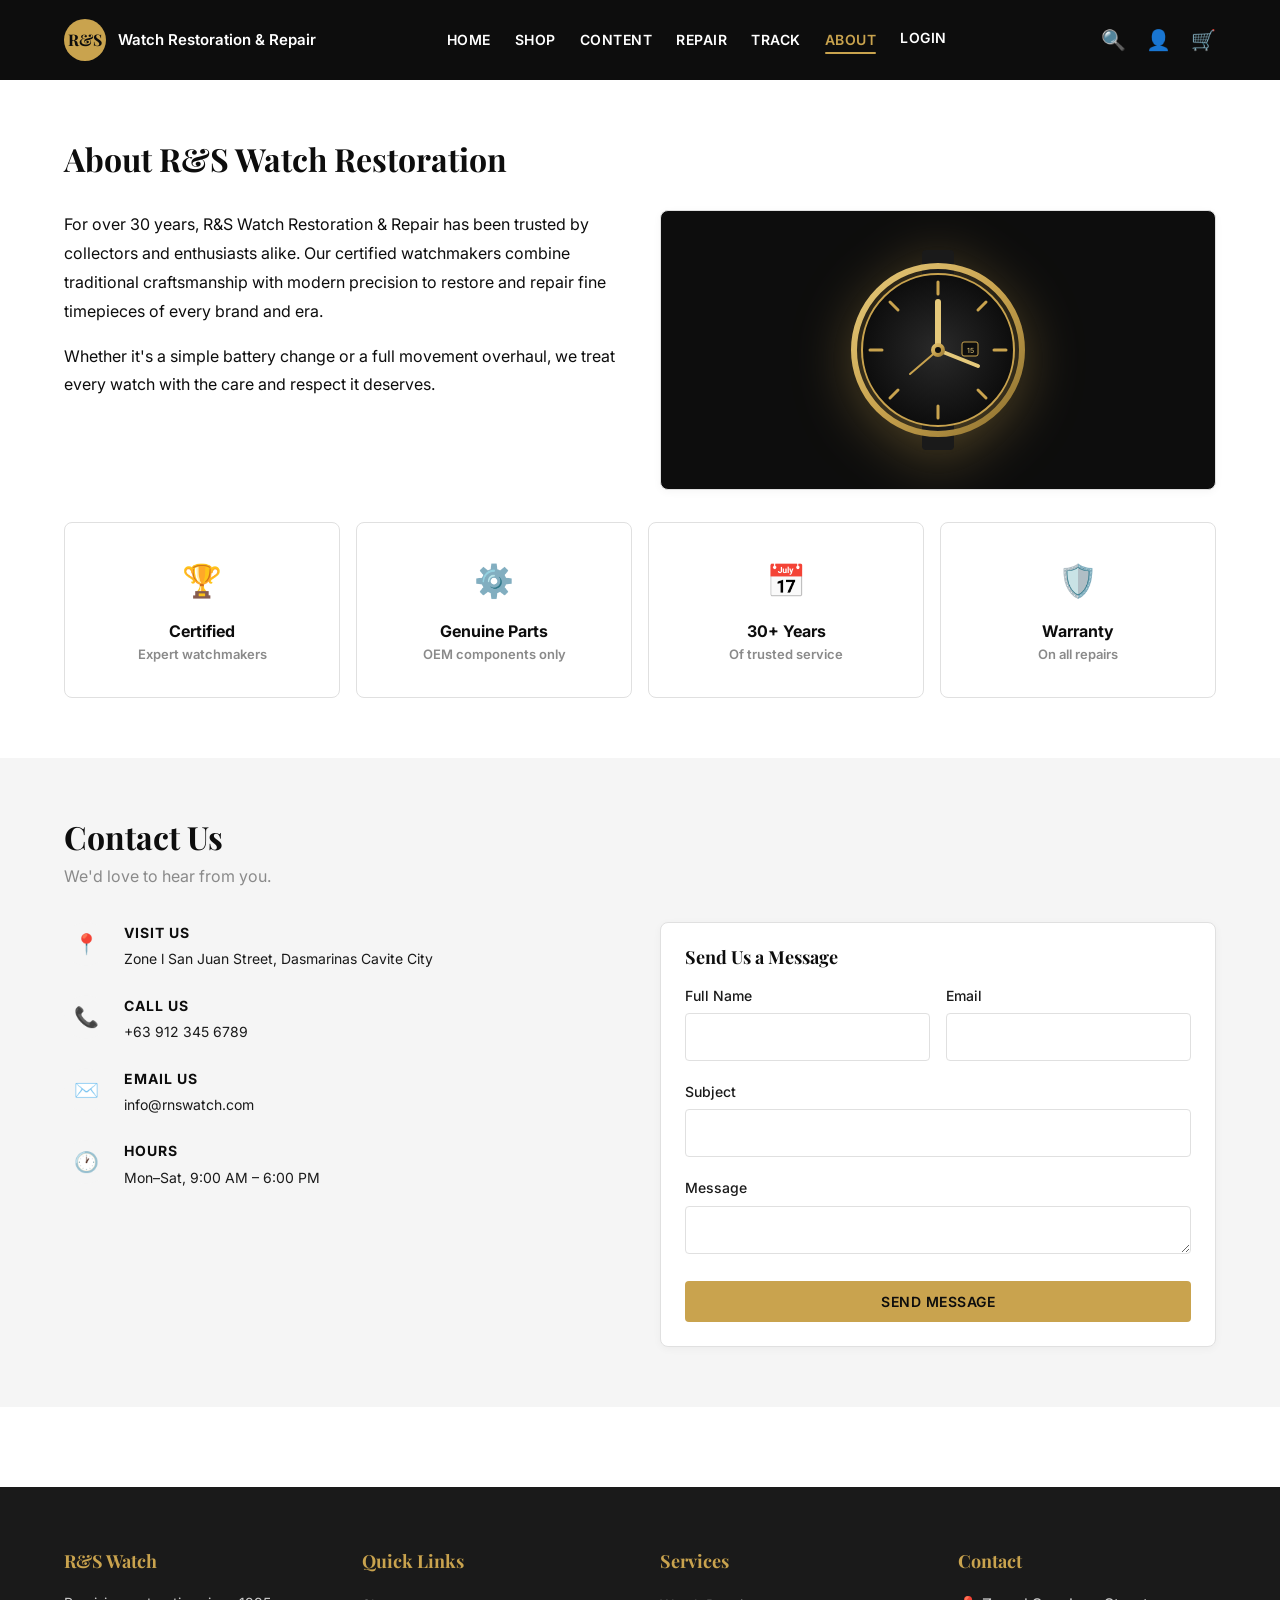
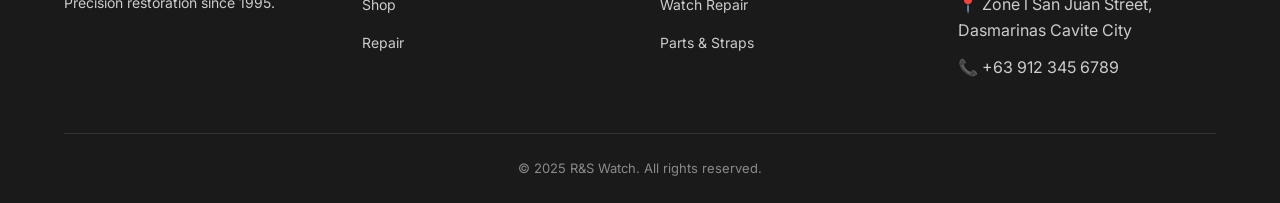
<file: contact.html>
<!DOCTYPE html>
<html lang="en">
<head>
  <meta charset="UTF-8">
  <meta name="viewport" content="width=device-width, initial-scale=1.0">
  <title>Contact & About - R&S Watch</title>
  <link href="https://fonts.googleapis.com/css2?family=Playfair+Display:wght@700&family=Inter:wght@400;500;600;700&display=swap" rel="stylesheet">
  <link rel="stylesheet" href="css/style.css">
</head>
<body>

<header class="header">
  <div class="container">
    <a href="index.html" class="logo"><div class="logo-circle">R&S</div><span>Watch Restoration & Repair</span></a>
    <ul class="nav">
      <li><a href="index.html">Home</a></li>
      <li><a href="shop.html">Shop</a></li>
      <li><a href="search.html">Content</a></li>
      <li><a href="repair.html">Repair</a></li>
      <li><a href="track.html">Track</a></li>
      <li><a href="contact.html" class="active">About</a></li>
      <li><a href="login.html" id="nav-login">Login</a></li>
      <li><a href="account.html" id="nav-logout" style="display:none;">My Account</a></li>
    </ul>
    <div class="header-icons">
      <a href="search.html" style="color:white;">🔍</a>
      <a href="account.html" style="color:white;">👤</a>
      <a href="cart.html" class="cart-icon" style="color:white;">🛒<span class="cart-badge" style="display:none;">0</span></a>
    </div>
  </div>
</header>

<!-- ABOUT SECTION -->
<section class="section">
  <div class="container">
    <h2>About R&S Watch Restoration</h2>
    <div class="contact-layout">
      <div>
        <p style="font-size:16px;line-height:1.8;">
          For over 30 years, R&S Watch Restoration & Repair has been trusted by collectors and enthusiasts alike. 
          Our certified watchmakers combine traditional craftsmanship with modern precision to restore and repair 
          fine timepieces of every brand and era.
        </p>
        <p style="font-size:16px;line-height:1.8;margin-top:16px;">
          Whether it's a simple battery change or a full movement overhaul, we treat every watch with the care 
          and respect it deserves.
        </p>
      </div>
            <div class="card" style="background:var(--black);color:var(--gold);display:flex;align-items:center;justify-content:center;min-height:280px;overflow:hidden;position:relative;">
        <svg viewBox="0 0 100 100" xmlns="http://www.w3.org/2000/svg" style="width:200px;height:200px;filter:drop-shadow(0 10px 30px rgba(201,163,78,0.4));">
          <defs>
            <radialGradient id="aboutWatchFace" cx="50%" cy="50%" r="50%">
              <stop offset="0%" stop-color="#2A2A2A"/>
              <stop offset="100%" stop-color="#0D0D0D"/>
            </radialGradient>
            <linearGradient id="aboutGoldShine" x1="0%" y1="0%" x2="100%" y2="100%">
              <stop offset="0%" stop-color="#E5C97B"/>
              <stop offset="50%" stop-color="#C9A34E"/>
              <stop offset="100%" stop-color="#8B6F2E"/>
            </linearGradient>
          </defs>
          <rect x="42" y="0" width="16" height="18" fill="#1A1A1A" rx="2"/>
          <rect x="42" y="82" width="16" height="18" fill="#1A1A1A" rx="2"/>
          <circle cx="50" cy="50" r="42" fill="none" stroke="url(#aboutGoldShine)" stroke-width="3"/>
          <circle cx="50" cy="50" r="38" fill="url(#aboutWatchFace)" stroke="#C9A34E" stroke-width="1"/>
          <g stroke="#C9A34E" stroke-width="1.5" stroke-linecap="round">
            <line x1="50" y1="16" x2="50" y2="22"/>
            <line x1="50" y1="78" x2="50" y2="84"/>
            <line x1="16" y1="50" x2="22" y2="50"/>
            <line x1="78" y1="50" x2="84" y2="50"/>
            <line x1="26" y1="26" x2="30" y2="30"/>
            <line x1="70" y1="30" x2="74" y2="26"/>
            <line x1="26" y1="74" x2="30" y2="70"/>
            <line x1="70" y1="70" x2="74" y2="74"/>
          </g>
          <line x1="50" y1="50" x2="50" y2="26" stroke="#E5C97B" stroke-width="3" stroke-linecap="round"/>
          <line x1="50" y1="50" x2="70" y2="58" stroke="#E5C97B" stroke-width="2" stroke-linecap="round"/>
          <line x1="50" y1="50" x2="36" y2="62" stroke="#C9A34E" stroke-width="1" stroke-linecap="round"/>
          <circle cx="50" cy="50" r="3.5" fill="url(#aboutGoldShine)"/>
          <circle cx="50" cy="50" r="1.5" fill="#0D0D0D"/>
          <rect x="62" y="46" width="8" height="7" fill="#0D0D0D" stroke="#C9A34E" stroke-width="0.5" rx="1"/>
          <text x="66" y="51.5" font-size="3.5" fill="#E5C97B" text-anchor="middle" font-family="Inter">15</text>
        </svg>
      </div>
    </div>

    <div class="quick-links mt-4">
      <div class="quick-link"><div class="icon">🏆</div><strong>Certified</strong><p style="font-size:13px;color:var(--medium-gray);">Expert watchmakers</p></div>
      <div class="quick-link"><div class="icon">⚙️</div><strong>Genuine Parts</strong><p style="font-size:13px;color:var(--medium-gray);">OEM components only</p></div>
      <div class="quick-link"><div class="icon">📅</div><strong>30+ Years</strong><p style="font-size:13px;color:var(--medium-gray);">Of trusted service</p></div>
      <div class="quick-link"><div class="icon">🛡️</div><strong>Warranty</strong><p style="font-size:13px;color:var(--medium-gray);">On all repairs</p></div>
    </div>
  </div>
</section>

<!-- CONTACT SECTION -->
<section class="section" style="background:var(--light-gray);">
  <div class="container">
    <h2>Contact Us</h2>
    <p class="section-sub">We'd love to hear from you.</p>

    <div class="contact-layout">
      <div>
        <div class="contact-info-item">
          <div class="contact-info-icon">📍</div>
          <div>
            <h4 style="font-family:var(--sans);font-size:14px;text-transform:uppercase;letter-spacing:1px;">Visit Us</h4>
            <p>Zone l San Juan Street, Dasmarinas Cavite City</p>
          </div>
        </div>
        <div class="contact-info-item">
          <div class="contact-info-icon">📞</div>
          <div>
            <h4 style="font-family:var(--sans);font-size:14px;text-transform:uppercase;letter-spacing:1px;">Call Us</h4>
            <p>+63 912 345 6789</p>
          </div>
        </div>
        <div class="contact-info-item">
          <div class="contact-info-icon">✉️</div>
          <div>
            <h4 style="font-family:var(--sans);font-size:14px;text-transform:uppercase;letter-spacing:1px;">Email Us</h4>
            <p>info@rnswatch.com</p>
          </div>
        </div>
        <div class="contact-info-item">
          <div class="contact-info-icon">🕐</div>
          <div>
            <h4 style="font-family:var(--sans);font-size:14px;text-transform:uppercase;letter-spacing:1px;">Hours</h4>
            <p>Mon–Sat, 9:00 AM – 6:00 PM</p>
          </div>
        </div>
      </div>

      <div class="card">
        <h3 style="font-size:18px;margin-bottom:16px;">Send Us a Message</h3>
        <form onsubmit="event.preventDefault();alert('Message sent! We\'ll get back to you soon.');this.reset();">
          <div class="form-row">
            <div class="form-group"><label>Full Name</label><input type="text" class="form-control" required></div>
            <div class="form-group"><label>Email</label><input type="email" class="form-control" required></div>
          </div>
          <div class="form-group"><label>Subject</label><input type="text" class="form-control" required></div>
          <div class="form-group"><label>Message</label><textarea class="form-control" required></textarea></div>
          <button type="submit" class="btn btn-primary btn-block">Send Message</button>
        </form>
      </div>
    </div>
  </div>
</section>

<footer class="footer">
  <div class="container">
    <div class="footer-grid">
      <div><h4>R&S Watch</h4><p style="font-size:14px;">Precision restoration since 1995.</p></div>
      <div><h4>Quick Links</h4><ul><li><a href="shop.html">Shop</a></li><li><a href="repair.html">Repair</a></li></ul></div>
      <div><h4>Services</h4><ul><li><a href="repair.html">Watch Repair</a></li><li><a href="shop.html">Parts & Straps</a></li></ul></div>
      <div><h4>Contact</h4><ul><li>📍 Zone l San Juan Street, Dasmarinas Cavite City</li><li>📞 +63 912 345 6789</li></ul></div>
    </div>
    <div class="footer-bottom">© 2025 R&S Watch. All rights reserved.</div>
  </div>
</footer>

<script src="js/main.js"></script>
</body>
</html>
</file>
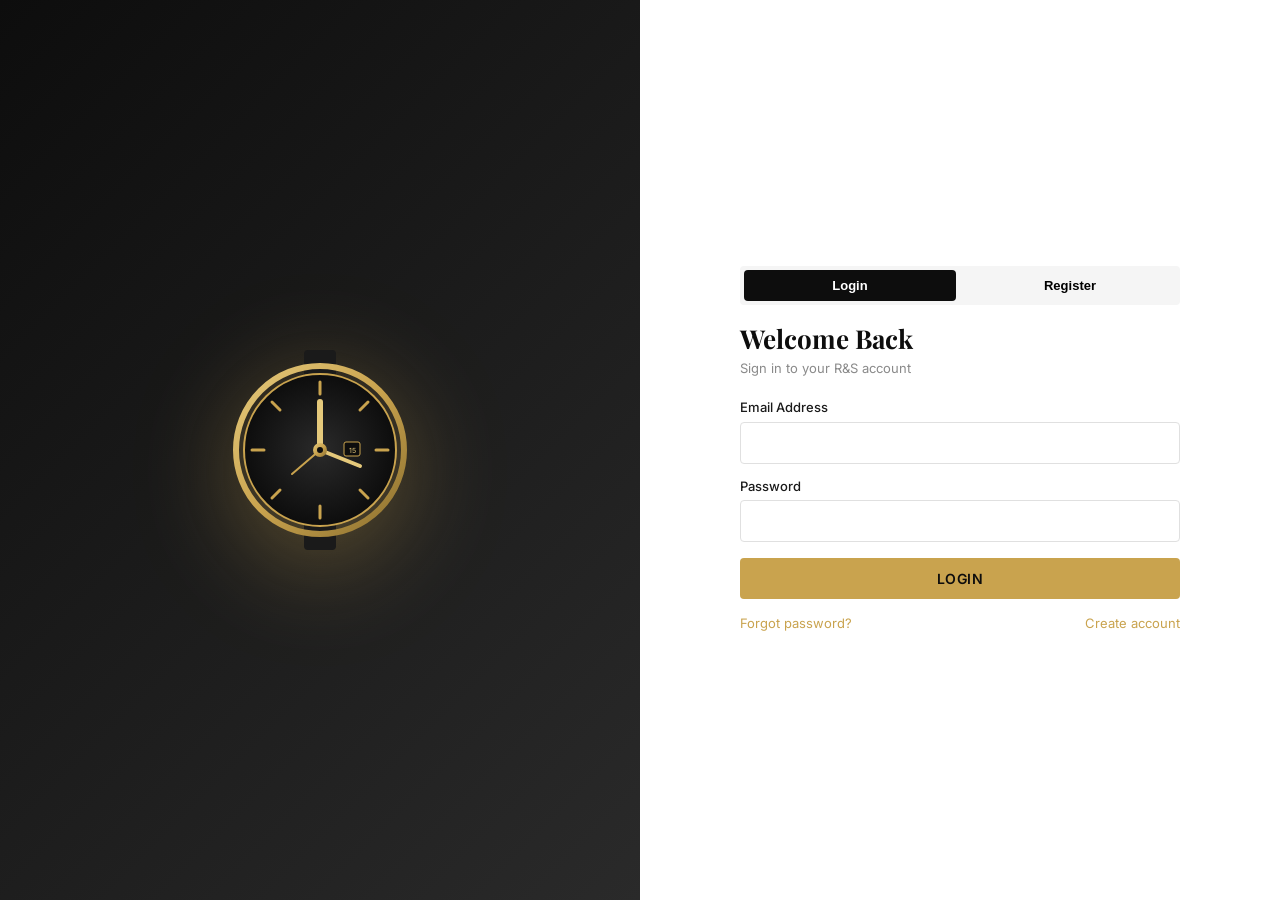
<file: login.html>
<!DOCTYPE html>
<html lang="en">
<head>
  <meta charset="UTF-8">
  <title>Login - R&S Watch</title>
  <link href="https://fonts.googleapis.com/css2?family=Playfair+Display:wght@700&family=Inter:wght@400;500;600;700&display=swap" rel="stylesheet">
  <link rel="stylesheet" href="css/style.css">
</head>
<body>

<div class="auth-layout">
  <div class="auth-visual">
    <svg viewBox="0 0 100 100" xmlns="http://www.w3.org/2000/svg" style="width:200px;height:200px;filter:drop-shadow(0 20px 50px rgba(201,163,78,0.4));">
      <defs>
        <radialGradient id="authWatchFace" cx="50%" cy="50%" r="50%">
          <stop offset="0%" stop-color="#2A2A2A"/>
          <stop offset="100%" stop-color="#0D0D0D"/>
        </radialGradient>
        <linearGradient id="authGoldShine" x1="0%" y1="0%" x2="100%" y2="100%">
          <stop offset="0%" stop-color="#E5C97B"/>
          <stop offset="50%" stop-color="#C9A34E"/>
          <stop offset="100%" stop-color="#8B6F2E"/>
        </linearGradient>
      </defs>
      <rect x="42" y="0" width="16" height="18" fill="#1A1A1A" rx="2"/>
      <rect x="42" y="82" width="16" height="18" fill="#1A1A1A" rx="2"/>
      <circle cx="50" cy="50" r="42" fill="none" stroke="url(#authGoldShine)" stroke-width="3"/>
      <circle cx="50" cy="50" r="38" fill="url(#authWatchFace)" stroke="#C9A34E" stroke-width="1"/>
      <g stroke="#C9A34E" stroke-width="1.5" stroke-linecap="round">
        <line x1="50" y1="16" x2="50" y2="22"/>
        <line x1="50" y1="78" x2="50" y2="84"/>
        <line x1="16" y1="50" x2="22" y2="50"/>
        <line x1="78" y1="50" x2="84" y2="50"/>
        <line x1="26" y1="26" x2="30" y2="30"/>
        <line x1="70" y1="30" x2="74" y2="26"/>
        <line x1="26" y1="74" x2="30" y2="70"/>
        <line x1="70" y1="70" x2="74" y2="74"/>
      </g>
      <line x1="50" y1="50" x2="50" y2="26" stroke="#E5C97B" stroke-width="3" stroke-linecap="round"/>
      <line x1="50" y1="50" x2="70" y2="58" stroke="#E5C97B" stroke-width="2" stroke-linecap="round"/>
      <line x1="50" y1="50" x2="36" y2="62" stroke="#C9A34E" stroke-width="1" stroke-linecap="round"/>
      <circle cx="50" cy="50" r="3.5" fill="url(#authGoldShine)"/>
      <circle cx="50" cy="50" r="1.5" fill="#0D0D0D"/>
      <rect x="62" y="46" width="8" height="7" fill="#0D0D0D" stroke="#C9A34E" stroke-width="0.5" rx="1"/>
      <text x="66" y="51.5" font-size="3.5" fill="#E5C97B" text-anchor="middle" font-family="Inter">15</text>
    </svg>
  </div>

  <div class="auth-form-panel">
    <div class="auth-form">

      <div class="auth-tabs">
        <button type="button" class="auth-tab active" onclick="switchAuthTab('login')">Login</button>
        <button type="button" class="auth-tab" onclick="switchAuthTab('register')">Register</button>
      </div>

      <!-- ============ LOGIN FORM ============ -->
      <div id="loginForm">
        <h2>Welcome Back</h2>
        <p class="subtitle">Sign in to your R&S account</p>
        <form onsubmit="loginUser(event)">
          <div class="form-group">
            <label>Email Address</label>
            <input type="email" id="logEmail" class="form-control" required>
          </div>
          <div class="form-group">
            <label>Password</label>
            <input type="password" id="logPass" class="form-control" required>
          </div>
          <button type="submit" class="btn btn-primary btn-block">Login</button>
          <div style="display:flex;justify-content:space-between;margin-top:14px;font-size:13px;">
            <a href="#" onclick="document.getElementById('forgotForm').classList.remove('hidden');document.getElementById('loginForm').classList.add('hidden');return false;">Forgot password?</a>
            <a href="#" onclick="switchAuthTab('register');return false;">Create account</a>
          </div>
        </form>
      </div>

      <!-- ============ REGISTER FORM (2-COLUMN) ============ -->
      <div id="registerForm" class="hidden">
        <h2>Create Account</h2>
        <p class="subtitle">Join R&S Watch today</p>
        <form onsubmit="registerUser(event)">
          <!-- Row 1: Name + Email -->
          <div class="form-row">
            <div class="form-group">
              <label>Full Name</label>
              <input type="text" id="regName" class="form-control" required>
            </div>
            <div class="form-group">
              <label>Email Address</label>
              <input type="email" id="regEmail" class="form-control" required>
            </div>
          </div>

          <!-- Row 2: Password + Confirm -->
          <div class="form-row">
            <div class="form-group">
              <label>Password</label>
              <input type="password" id="regPass" class="form-control" required minlength="6">
            </div>
            <div class="form-group">
              <label>Confirm Password</label>
              <input type="password" id="regPassConfirm" class="form-control" required>
            </div>
          </div>

          <!-- Row 3: Phone + Address -->
          <div class="form-row">
            <div class="form-group">
              <label>Phone Number</label>
              <input type="text" id="regPhone" class="form-control" placeholder="09123456789" required>
            </div>
            <div class="form-group">
              <label>Shipping Address</label>
              <input type="text" id="regAddress" class="form-control" placeholder="123 Main St" required>
            </div>
          </div>

          <!-- Terms checkbox -->
          <div class="form-group" style="margin-bottom:14px;">
            <label style="font-size:13px;"><input type="checkbox" required> I agree to Terms & Privacy Policy</label>
          </div>

          <button type="submit" class="btn btn-primary btn-block">Create Account</button>
          <p class="text-center mt-2" style="font-size:13px;color:var(--medium-gray);">Already have an account? <a href="#" onclick="switchAuthTab('login');return false;">Login</a>.</p>
        </form>
      </div>

      <!-- ============ FORGOT PASSWORD ============ -->
      <div id="forgotForm" class="hidden">
        <h2>Reset Password</h2>
        <p class="subtitle">Enter your email and we'll send a reset link.</p>
        <form onsubmit="event.preventDefault(); showToast('Demo only: No actual email will be sent.', 'success');">
          <div class="form-group">
            <label>Email Address</label>
            <input type="email" class="form-control" required>
          </div>
          <button type="submit" class="btn btn-primary btn-block">Send Reset Link</button>
          <p class="text-center mt-2"><a href="#" onclick="document.getElementById('forgotForm').classList.add('hidden');document.getElementById('loginForm').classList.remove('hidden');return false;">← Back to Login</a></p>
        </form>
      </div>

    </div>
  </div>
</div>

<script src="js/main.js"></script>
<script>
  function switchAuthTab(tab) {
    document.querySelectorAll('.auth-tab').forEach(t => t.classList.remove('active'));
    document.querySelectorAll('.auth-tab')[tab === 'login' ? 0 : 1].classList.add('active');
    document.getElementById('loginForm').classList.toggle('hidden', tab !== 'login');
    document.getElementById('registerForm').classList.toggle('hidden', tab !== 'register');
    document.getElementById('forgotForm').classList.add('hidden');
  }
</script>
</body>
</html>
</file>
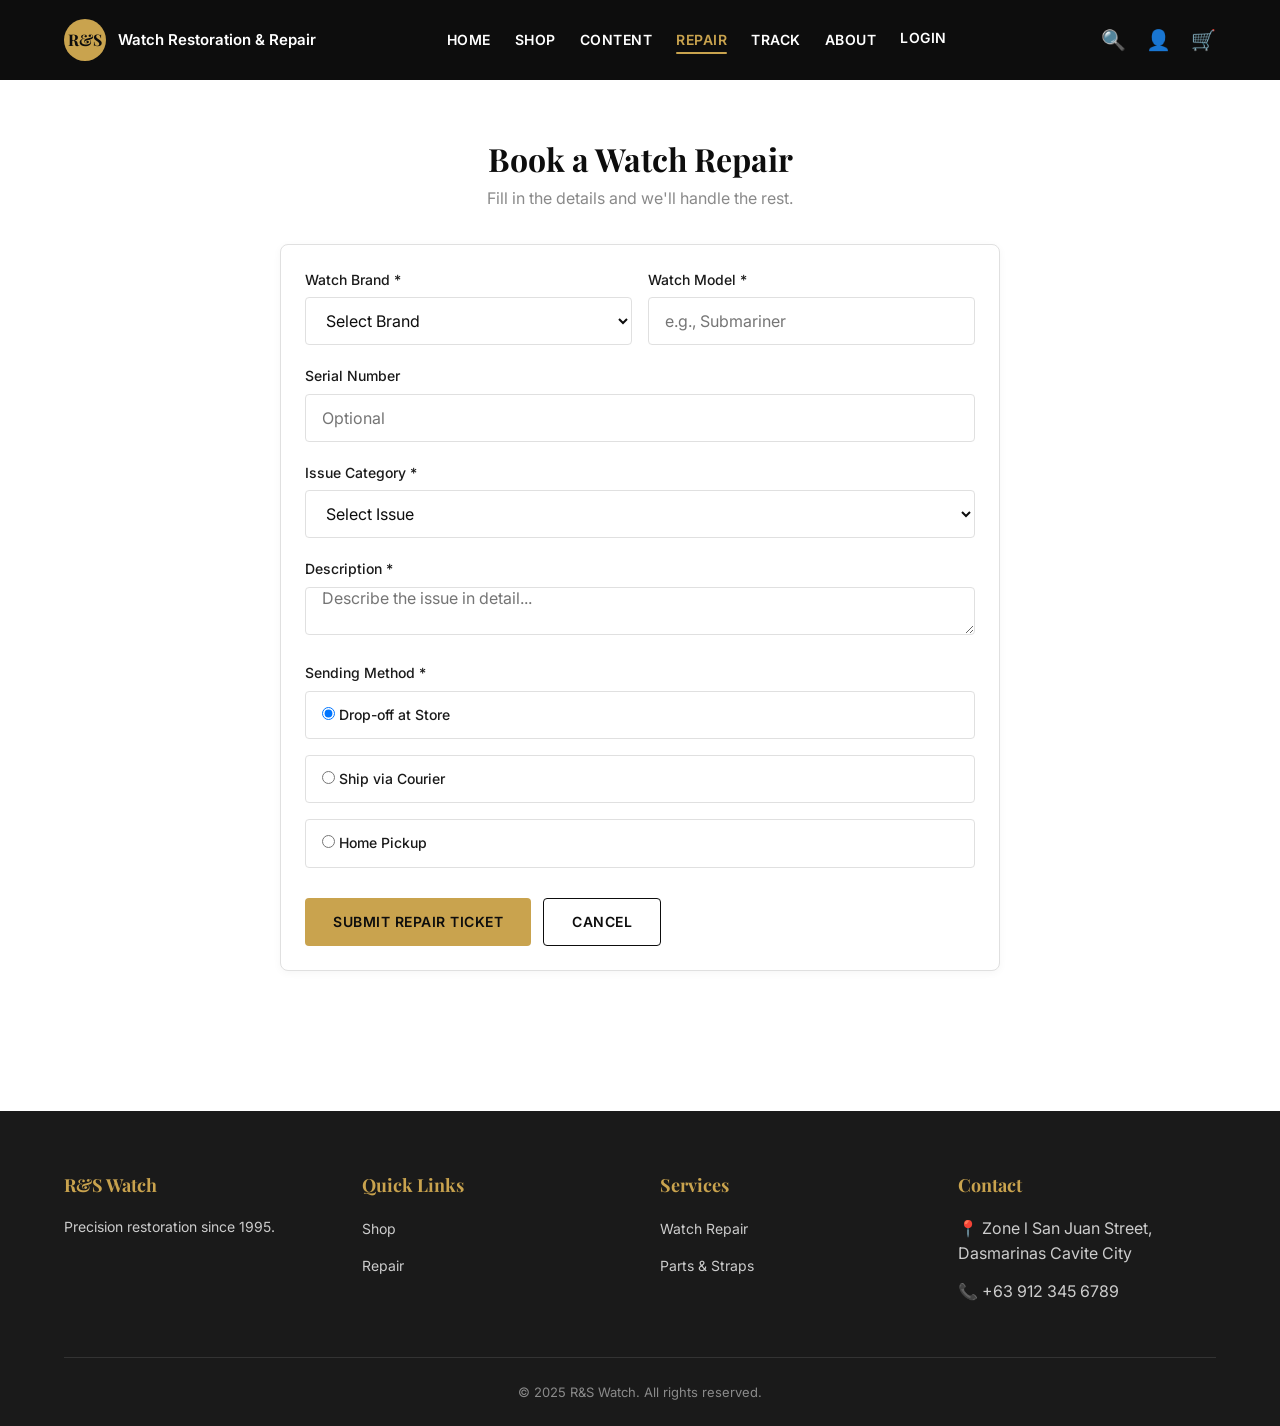
<file: repair.html>
<!DOCTYPE html>
<html lang="en">
<head>
  <meta charset="UTF-8">
  <meta name="viewport" content="width=device-width, initial-scale=1.0">
  <title>Book Repair - R&S Watch</title>
  <link href="https://fonts.googleapis.com/css2?family=Playfair+Display:wght@700&family=Inter:wght@400;500;600;700&display=swap" rel="stylesheet">
  <link rel="stylesheet" href="css/style.css">
</head>
<body>

<header class="header">
  <div class="container">
    <a href="index.html" class="logo"><div class="logo-circle">R&S</div><span>Watch Restoration & Repair</span></a>
    <ul class="nav">
      <li><a href="index.html">Home</a></li>
      <li><a href="shop.html">Shop</a></li>
      <li><a href="search.html">Content</a></li>
      <li><a href="repair.html" class="active">Repair</a></li>
      <li><a href="track.html">Track</a></li>
      <li><a href="contact.html">About</a></li>
      <li><a href="login.html" id="nav-login">Login</a></li>
      <li><a href="account.html" id="nav-logout" style="display:none;">My Account</a></li>
    </ul>
    <div class="header-icons">
      <a href="search.html" style="color:white;">🔍</a>
      <a href="account.html" style="color:white;">👤</a>
      <a href="cart.html" class="cart-icon" style="color:white;">🛒<span class="cart-badge" style="display:none;">0</span></a>
    </div>
  </div>
</header>

<section class="section">
  <div class="container">
    <div class="repair-form-wrap">
      <h2 class="text-center">Book a Watch Repair</h2>
      <p class="section-sub text-center">Fill in the details and we'll handle the rest.</p>

      <div class="card mt-4" id="repairFormCard">
        <form onsubmit="submitRepair(event)">
          <div class="form-row">
            <div class="form-group">
              <label>Watch Brand *</label>
              <select class="form-control" id="repairBrand" required>
                <option value="">Select Brand</option>
                <option>Rolex</option>
                <option>Seiko</option>
                <option>Casio</option>
                <option>Tissot</option>
                <option>Omega</option>
                <option>Other</option>
              </select>
            </div>
            <div class="form-group">
              <label>Watch Model *</label>
              <input type="text" class="form-control" id="repairModel" placeholder="e.g., Submariner" required>
            </div>
          </div>

          <div class="form-group">
            <label>Serial Number</label>
            <input type="text" class="form-control" id="repairSerial" placeholder="Optional">
          </div>

          <div class="form-group">
            <label>Issue Category *</label>
            <select class="form-control" id="repairIssue" required>
              <option value="">Select Issue</option>
              <option>Battery Replacement</option>
              <option>Movement Repair</option>
              <option>Crystal Replacement</option>
              <option>Strap/Band Repair</option>
              <option>Full Restoration</option>
              <option>Other</option>
            </select>
          </div>

          <div class="form-group">
            <label>Description *</label>
            <textarea class="form-control" id="repairDesc" placeholder="Describe the issue in detail..." required></textarea>
          </div>

          <div class="form-group">
            <label>Sending Method *</label>
            <div class="radio-group">
              <label class="radio-option"><input type="radio" name="send" checked> Drop-off at Store</label>
              <label class="radio-option"><input type="radio" name="send"> Ship via Courier</label>
              <label class="radio-option"><input type="radio" name="send"> Home Pickup</label>
            </div>
          </div>

          <div style="display:flex;gap:12px;margin-top:24px;flex-wrap:wrap;">
            <button type="submit" class="btn btn-primary">Submit Repair Ticket</button>
            <a href="index.html" class="btn btn-secondary">Cancel</a>
          </div>
        </form>
      </div>

      <div class="card text-center hidden" id="repairSuccess">
        <div style="font-size:60px;color:var(--success);">✓</div>
        <h3 class="mt-2">Repair Ticket Submitted!</h3>
        <p class="mt-2">Your ticket number is:</p>
        <h2 style="color:var(--gold);" id="repairTicketNum">—</h2>
        <p class="mt-2">We'll notify you via email once we receive your watch.</p>
        <div style="margin-top:24px;display:flex;gap:12px;justify-content:center;flex-wrap:wrap;">
          <a href="track.html" class="btn btn-primary">Track Repair</a>
          <a href="index.html" class="btn btn-secondary">Back to Home</a>
        </div>
      </div>
    </div>
  </div>
</section>

<footer class="footer">
  <div class="container">
    <div class="footer-grid">
      <div><h4>R&S Watch</h4><p style="font-size:14px;">Precision restoration since 1995.</p></div>
      <div><h4>Quick Links</h4><ul><li><a href="shop.html">Shop</a></li><li><a href="repair.html">Repair</a></li></ul></div>
      <div><h4>Services</h4><ul><li><a href="repair.html">Watch Repair</a></li><li><a href="shop.html">Parts & Straps</a></li></ul></div>
      <div><h4>Contact</h4><ul><li>📍 Zone l San Juan Street, Dasmarinas Cavite City</li><li>📞 +63 912 345 6789</li></ul></div>
    </div>
    <div class="footer-bottom">© 2025 R&S Watch. All rights reserved.</div>
  </div>
</footer>

<script src="js/main.js"></script>
<script>
  function submitRepair(e) {
    if (e) e.preventDefault();

    const brand = document.getElementById('repairBrand')?.value || '';
    const model = document.getElementById('repairModel')?.value.trim() || '';
    const issue = document.getElementById('repairIssue')?.value || '';
    const desc  = document.getElementById('repairDesc')?.value.trim() || '';

    if (!brand || !model || !issue || !desc) {
      return showToast('Please fill in all required fields.', 'error');
    }

    const u = getCurrentUser();
    const ticket = 'RS-RT-' + Math.floor(1000 + Math.random() * 9000);
    const repair = {
      ticket,
      brand,
      model,
      issue,
      desc,
      status: 'Received',
      date: new Date().toLocaleDateString('en-US', { year: 'numeric', month: 'short', day: 'numeric' }),
      user: u ? u.email : 'guest'
    };

    const repairs = JSON.parse(localStorage.getItem('rnswatch_repairs') || '[]');
    repairs.unshift(repair);
    localStorage.setItem('rnswatch_repairs', JSON.stringify(repairs));

    document.getElementById('repairFormCard').classList.add('hidden');
    document.getElementById('repairSuccess').classList.remove('hidden');
    document.getElementById('repairTicketNum').textContent = ticket;
    window.scrollTo({ top: 0, behavior: 'smooth' });
    showToast('Repair ticket submitted!');
  }
</script>
</body>
</html>
</file>
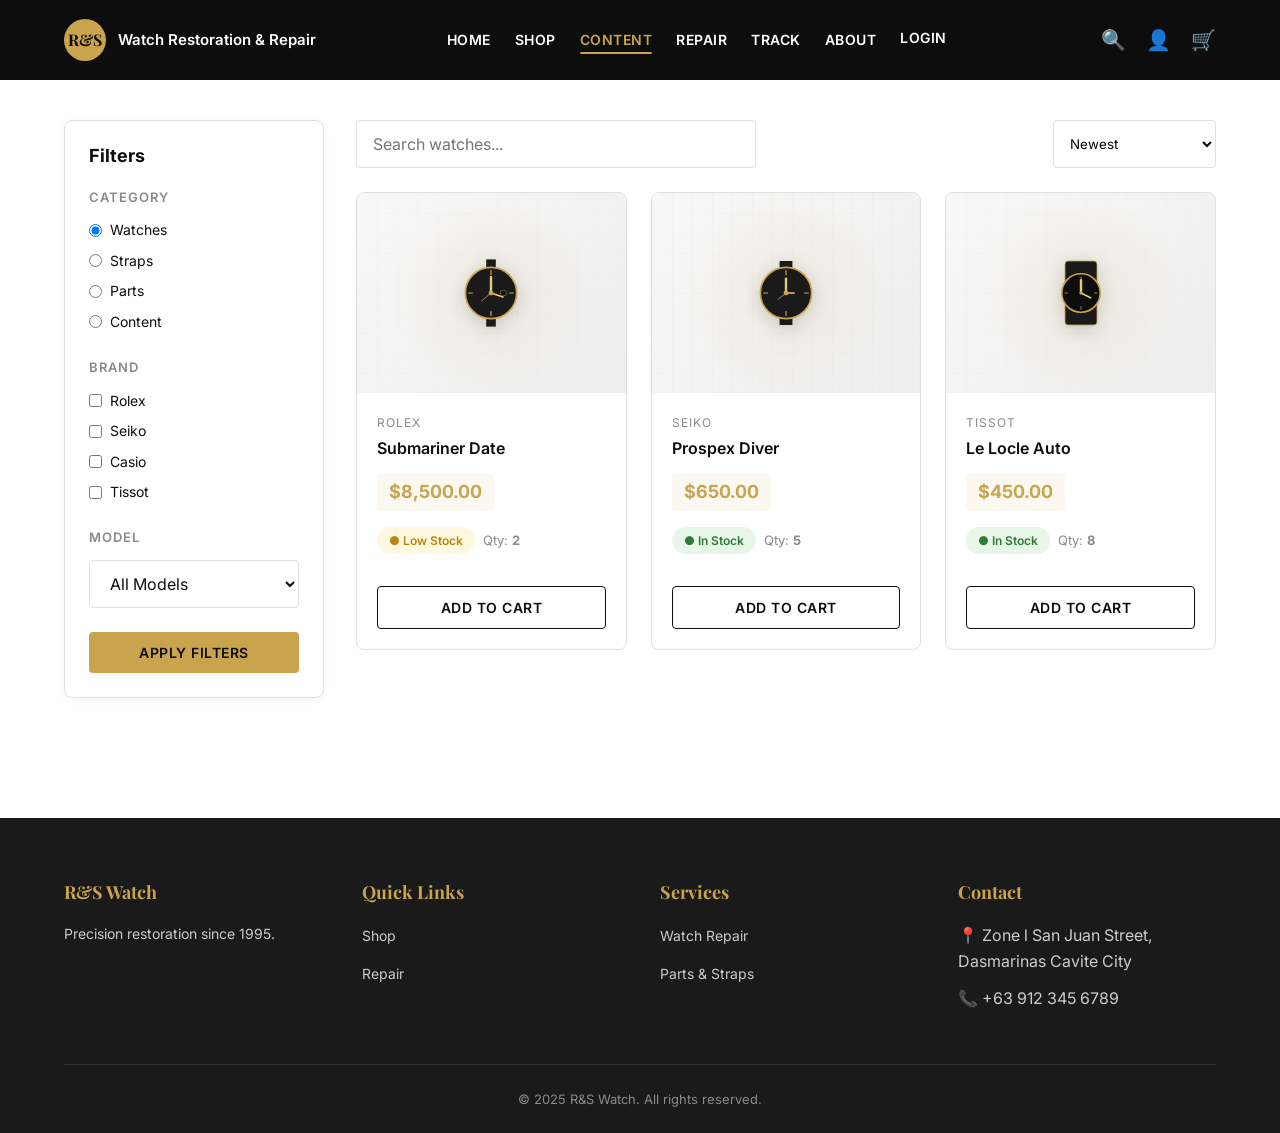
<file: search.html>
<!DOCTYPE html>
<html lang="en">
<head>
  <meta charset="UTF-8">
  <meta name="viewport" content="width=device-width, initial-scale=1.0">
  <title>Search - R&S Watch</title>
  <link href="https://fonts.googleapis.com/css2?family=Playfair+Display:wght@700&family=Inter:wght@400;500;600;700&display=swap" rel="stylesheet">
  <link rel="stylesheet" href="css/style.css">
</head>
<body>

<header class="header">
  <div class="container">
    <a href="index.html" class="logo"><div class="logo-circle">R&S</div><span>Watch Restoration & Repair</span></a>
    <ul class="nav">
      <li><a href="index.html">Home</a></li>
      <li><a href="shop.html">Shop</a></li>
      <li><a href="search.html" class="active">Content</a></li>
      <li><a href="repair.html">Repair</a></li>
      <li><a href="track.html">Track</a></li>
      <li><a href="contact.html">About</a></li>
      <li><a href="login.html" id="nav-login">Login</a></li>
      <li><a href="account.html" id="nav-logout" style="display:none;">My Account</a></li>
    </ul>
    <div class="header-icons">
      <a href="search.html" style="color:white;">🔍</a>
      <a href="account.html" style="color:white;">👤</a>
      <a href="cart.html" class="cart-icon" style="color:white;">🛒<span class="cart-badge" style="display:none;">0</span></a>
    </div>
  </div>
</header>

<div class="container">
  <div class="search-layout">
    <aside class="filter-sidebar card">
      <h3>Filters</h3>
      <div class="filter-group">
        <h4>Category</h4>
        <label class="filter-option"><input type="radio" name="cat" value="watches" checked> Watches</label>
        <label class="filter-option"><input type="radio" name="cat" value="straps"> Straps</label>
        <label class="filter-option"><input type="radio" name="cat" value="parts"> Parts</label>
        <label class="filter-option"><input type="radio" name="cat" value="content"> Content</label>
      </div>
      <div class="filter-group">
        <h4>Brand</h4>
        <label class="filter-option"><input type="checkbox" value="rolex"> Rolex</label>
        <label class="filter-option"><input type="checkbox" value="seiko"> Seiko</label>
        <label class="filter-option"><input type="checkbox" value="casio"> Casio</label>
        <label class="filter-option"><input type="checkbox" value="tissot"> Tissot</label>
      </div>
      <div class="filter-group">
        <h4>Model</h4>
        <select class="form-control" id="modelFilter">
          <option value="">All Models</option>
          <option value="submariner">Submariner</option>
          <option value="prospex">Prospex</option>
        </select>
      </div>
      <button class="btn btn-primary btn-block" id="applyFiltersBtn">Apply Filters</button>
    </aside>

    <div>
      <div class="results-toolbar">
        <input type="text" id="searchBox" class="form-control" placeholder="Search watches..." style="max-width:400px;">
        <select><option>Newest</option><option>Price: Low to High</option></select>
      </div>
      <div class="product-grid" id="searchResults" style="grid-template-columns:repeat(3,1fr);">

        <!-- Product 1: Rolex Submariner -->
        <div class="product-card" data-brand="rolex" data-model="submariner">
          <div class="product-img">
            <svg viewBox="0 0 100 100" xmlns="http://www.w3.org/2000/svg" style="width:80px;height:80px;">
              <rect x="44" y="8" width="12" height="12" fill="#1A1A1A"/>
              <rect x="44" y="80" width="12" height="12" fill="#1A1A1A"/>
              <circle cx="50" cy="50" r="32" fill="#1A1A1A" stroke="#C9A34E" stroke-width="2"/>
              <g stroke="#C9A34E" stroke-width="1.5" stroke-linecap="round">
                <line x1="50" y1="22" x2="50" y2="27"/>
                <line x1="50" y1="73" x2="50" y2="78"/>
                <line x1="22" y1="50" x2="27" y2="50"/>
                <line x1="73" y1="50" x2="78" y2="50"/>
              </g>
              <line x1="50" y1="50" x2="50" y2="30" stroke="#E5C97B" stroke-width="3" stroke-linecap="round"/>
              <line x1="50" y1="50" x2="65" y2="55" stroke="#E5C97B" stroke-width="2" stroke-linecap="round"/>
              <line x1="50" y1="50" x2="38" y2="60" stroke="#C9A34E" stroke-width="1" stroke-linecap="round"/>
              <circle cx="50" cy="50" r="3" fill="#C9A34E"/>
              <rect x="62" y="47" width="7" height="6" fill="#0D0D0D" stroke="#C9A34E" stroke-width="0.5" rx="1"/>
            </svg>
          </div>
          <div class="product-info">
            <div class="product-brand">Rolex</div>
            <div class="product-name">Submariner Date</div>
           <div class="product-price">$8,500.00</div>
<div class="mb-4" style="display:flex;align-items:center;gap:8px;font-size:13px;">
  <span class="badge" style="background:#FFF8E1; color:#B8860B;">● Low Stock</span>
  <span style="color:var(--medium-gray);">Qty: <strong>2</strong></span>
</div>
<button class="btn btn-secondary btn-block" onclick="addToCart('p1','Rolex Submariner',8500)">Add to Cart</button>
          </div>
        </div>

        <!-- Product 2: Seiko Prospex -->
        <div class="product-card" data-brand="seiko" data-model="prospex">
          <div class="product-img">
            <svg viewBox="0 0 100 100" xmlns="http://www.w3.org/2000/svg" style="width:80px;height:80px;">
              <rect x="42" y="10" width="16" height="80" fill="#1A1A1A"/>
              <circle cx="50" cy="50" r="32" fill="#1A1A1A" stroke="#C9A34E" stroke-width="2"/>
              <g stroke="#C9A34E" stroke-width="1.5" stroke-linecap="round">
                <line x1="50" y1="22" x2="50" y2="27"/>
                <line x1="50" y1="73" x2="50" y2="78"/>
                <line x1="22" y1="50" x2="27" y2="50"/>
                <line x1="73" y1="50" x2="78" y2="50"/>
              </g>
              <line x1="50" y1="50" x2="50" y2="32" stroke="#E5C97B" stroke-width="3" stroke-linecap="round"/>
              <line x1="50" y1="50" x2="60" y2="50" stroke="#E5C97B" stroke-width="2" stroke-linecap="round"/>
              <line x1="50" y1="50" x2="40" y2="58" stroke="#C9A34E" stroke-width="1" stroke-linecap="round"/>
              <circle cx="50" cy="50" r="3" fill="#C9A34E"/>
            </svg>
          </div>
          <div class="product-info">
            <div class="product-brand">Seiko</div>
            <div class="product-name">Prospex Diver</div>
            <div class="product-price">$650.00</div>
<div class="mb-4" style="display:flex;align-items:center;gap:8px;font-size:13px;">
  <span class="badge" style="background:#E8F5E9; color:#2E7D32;">● In Stock</span>
  <span style="color:var(--medium-gray);">Qty: <strong>5</strong></span>
</div>
<button class="btn btn-secondary btn-block" onclick="addToCart('p2','Seiko Prospex',650)">Add to Cart</button>
          </div>
        </div>

        <!-- Product 3: Tissot Le Locle -->
        <div class="product-card" data-brand="tissot" data-model="lelocle">
          <div class="product-img">
            <svg viewBox="0 0 100 100" xmlns="http://www.w3.org/2000/svg" style="width:80px;height:80px;">
              <rect x="30" y="10" width="40" height="80" rx="4" fill="#1A1A1A" stroke="#C9A34E" stroke-width="1"/>
              <circle cx="50" cy="50" r="24" fill="#0D0D0D" stroke="#C9A34E" stroke-width="2"/>
              <g stroke="#C9A34E" stroke-width="1" stroke-linecap="round">
                <line x1="50" y1="30" x2="50" y2="33"/>
                <line x1="50" y1="67" x2="50" y2="70"/>
                <line x1="30" y1="50" x2="33" y2="50"/>
                <line x1="67" y1="50" x2="70" y2="50"/>
              </g>
              <line x1="50" y1="50" x2="50" y2="34" stroke="#E5C97B" stroke-width="3" stroke-linecap="round"/>
              <line x1="50" y1="50" x2="62" y2="56" stroke="#E5C97B" stroke-width="2" stroke-linecap="round"/>
              <circle cx="50" cy="50" r="2" fill="#C9A34E"/>
            </svg>
          </div>
          <div class="product-info">
            <div class="product-brand">Tissot</div>
            <div class="product-name">Le Locle Auto</div>
            <div class="product-price">$450.00</div>
<div class="mb-4" style="display:flex;align-items:center;gap:8px;font-size:13px;">
  <span class="badge" style="background:#E8F5E9; color:#2E7D32;">● In Stock</span>
  <span style="color:var(--medium-gray);">Qty: <strong>8</strong></span>
</div>
<button class="btn btn-secondary btn-block" onclick="addToCart('p3','Tissot Le Locle',450)">Add to Cart</button>
          </div>
        </div>

      </div>
      <p id="noResults" class="text-center hidden" style="color:var(--medium-gray);margin-top:40px;">No products match your search.</p>
    </div>
  </div>
</div>

<footer class="footer">
  <div class="container">
    <div class="footer-grid">
      <div><h4>R&S Watch</h4><p style="font-size:14px;">Precision restoration since 1995.</p></div>
      <div><h4>Quick Links</h4><ul><li><a href="shop.html">Shop</a></li><li><a href="repair.html">Repair</a></li></ul></div>
      <div><h4>Services</h4><ul><li><a href="repair.html">Watch Repair</a></li><li><a href="shop.html">Parts & Straps</a></li></ul></div>
      <div><h4>Contact</h4><ul><li>📍 Zone l San Juan Street, Dasmarinas Cavite City</li><li>📞 +63 912 345 6789</li></ul></div>
    </div>
    <div class="footer-bottom">© 2025 R&S Watch. All rights reserved.</div>
  </div>
</footer>

<script src="js/main.js"></script>
<script>
  document.addEventListener('DOMContentLoaded', () => {
    const searchBox = document.getElementById('searchBox');
    const cards = document.querySelectorAll('#searchResults .product-card');
    const categoryRadios = document.querySelectorAll('input[name="cat"]');
    const brandChecks = document.querySelectorAll('.filter-group input[type="checkbox"]');
    const modelFilter = document.getElementById('modelFilter');
    const applyBtn = document.getElementById('applyFiltersBtn');
    const noResults = document.getElementById('noResults');

    function applyFilters() {
      const q = (searchBox.value || '').toLowerCase().trim();
      const activeCat = document.querySelector('input[name="cat"]:checked')?.value || '';
      const activeBrands = Array.from(brandChecks)
        .filter(c => c.checked)
        .map(c => c.value.toLowerCase());
      const activeModel = (modelFilter.value || '').toLowerCase();

      let visibleCount = 0;
      cards.forEach(card => {
        const name = card.querySelector('.product-name')?.textContent.toLowerCase() || '';
        const brand = card.querySelector('.product-brand')?.textContent.toLowerCase() || '';
        const cardBrand = (card.dataset.brand || '').toLowerCase();
        const cardModel = (card.dataset.model || '').toLowerCase();
        const text = name + ' ' + brand;

        const matchesQuery = !q || text.includes(q);
        const matchesBrand = !activeBrands.length || activeBrands.includes(cardBrand);
        const matchesModel = !activeModel || cardModel === activeModel;
        const matchesCat = !activeCat || activeCat === 'watches';

        const visible = matchesQuery && matchesBrand && matchesModel && matchesCat;
        card.style.display = visible ? '' : 'none';
        if (visible) visibleCount++;
      });

      if (noResults) noResults.classList.toggle('hidden', visibleCount > 0);
    }

    // Auto-load ?q= from URL (galing sa home page search)
    const urlQ = new URLSearchParams(window.location.search).get('q');
    if (urlQ && searchBox) {
      searchBox.value = urlQ;
    }

    searchBox?.addEventListener('input', applyFilters);
    applyBtn?.addEventListener('click', (e) => { e.preventDefault(); applyFilters(); });
    brandChecks.forEach(c => c.addEventListener('change', applyFilters));
    categoryRadios.forEach(r => r.addEventListener('change', applyFilters));
    modelFilter?.addEventListener('change', applyFilters);

    // Apply filters on initial load (para lumabas agad ang ?q= result)
    applyFilters();
  });
</script>
</body>
</html>
</file>
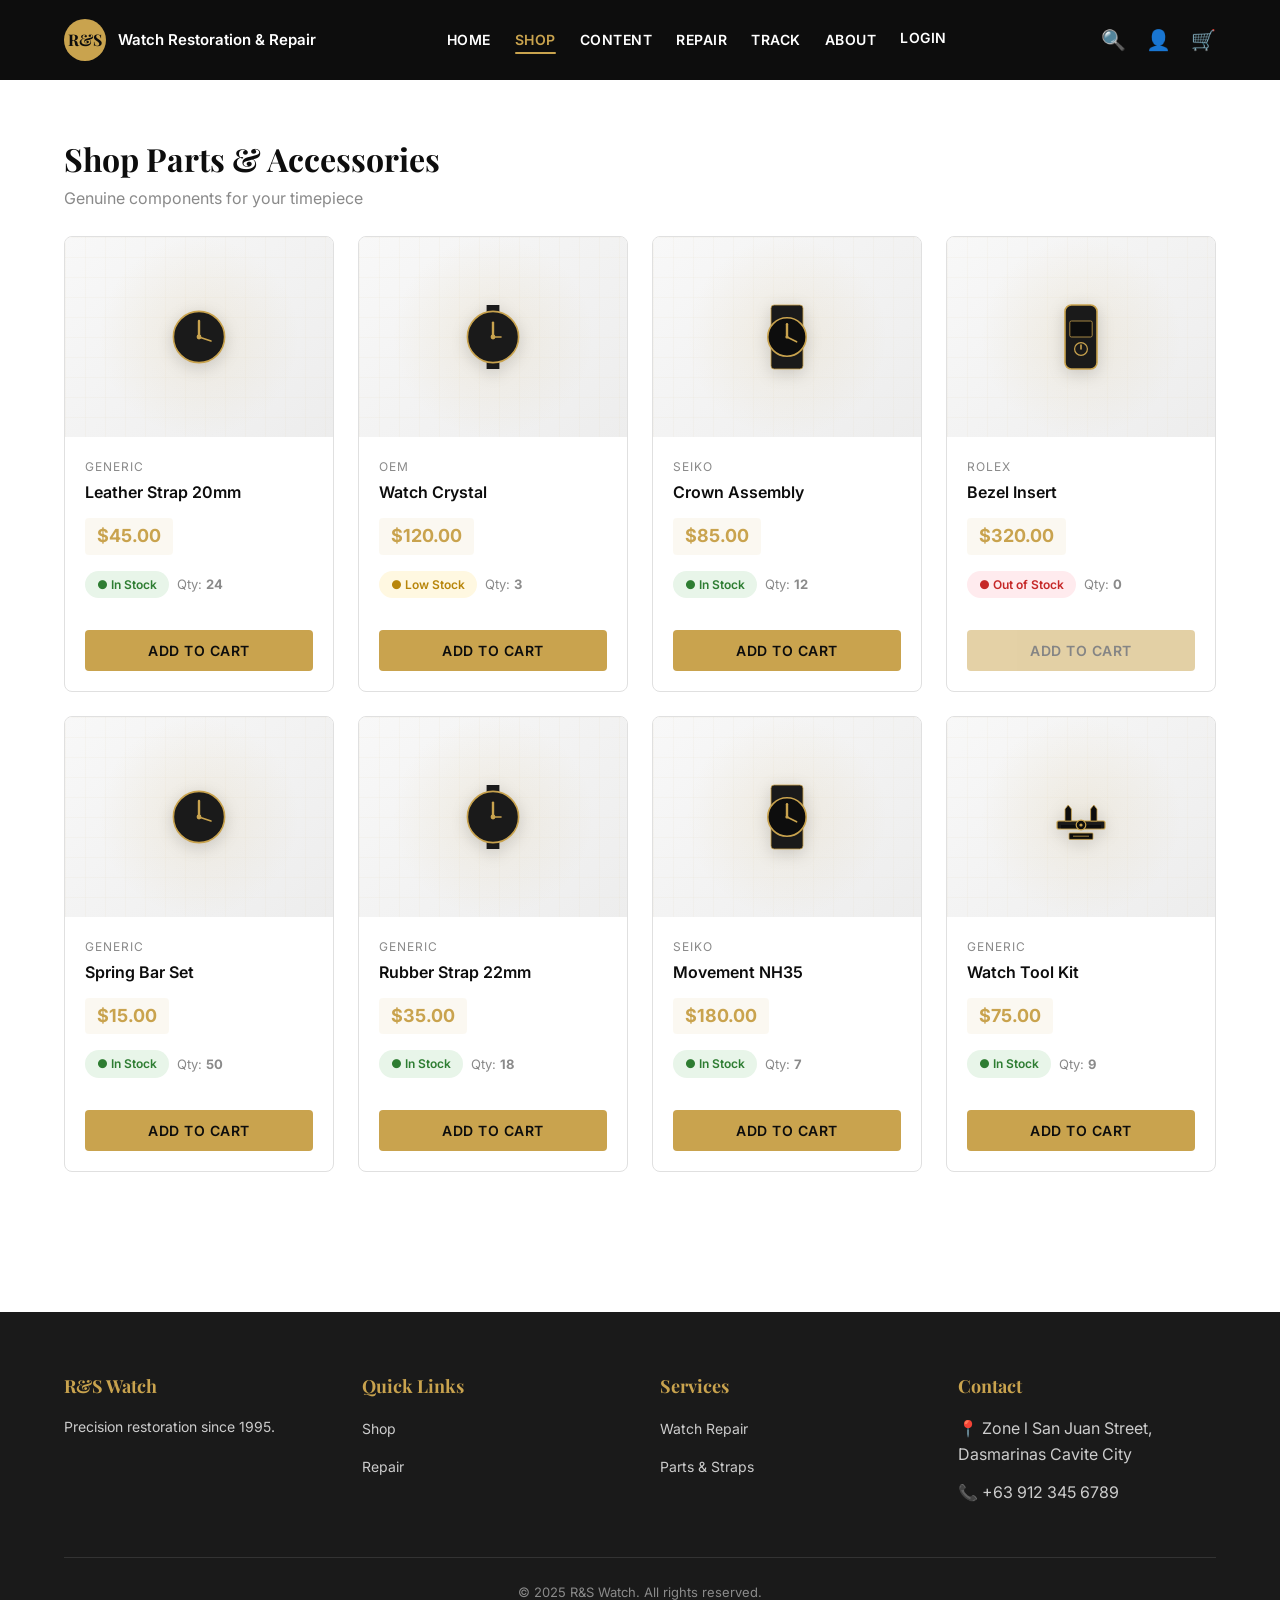
<file: shop.html>
<!DOCTYPE html>
<html lang="en">
<head>
  <meta charset="UTF-8">
  <meta name="viewport" content="width=device-width, initial-scale=1.0">
  <title>Shop - R&S Watch</title>
  <link href="https://fonts.googleapis.com/css2?family=Playfair+Display:wght@700&family=Inter:wght@400;500;600;700&display=swap" rel="stylesheet">
  <link rel="stylesheet" href="css/style.css">
</head>
<body>

<header class="header">
  <div class="container">
    <a href="index.html" class="logo"><div class="logo-circle">R&S</div><span>Watch Restoration & Repair</span></a>
    <ul class="nav">
      <li><a href="index.html">Home</a></li>
      <li><a href="shop.html" class="active">Shop</a></li>
      <li><a href="search.html">Content</a></li>
      <li><a href="repair.html">Repair</a></li>
      <li><a href="track.html">Track</a></li>
      <li><a href="contact.html">About</a></li>
      <li><a href="login.html" id="nav-login">Login</a></li>
      <li><a href="account.html" id="nav-logout" style="display:none;">My Account</a></li>
    </ul>
    <div class="header-icons">
      <a href="search.html" style="color:white;">🔍</a>
      <a href="account.html" style="color:white;">👤</a>
      <a href="cart.html" class="cart-icon" style="color:white;">🛒<span class="cart-badge" style="display:none;">0</span></a>
    </div>
  </div>
</header>

<section class="section">
  <div class="container">
    <h2>Shop Parts & Accessories</h2>
    <p class="section-sub">Genuine components for your timepiece</p>

    <div class="product-grid">
      <!-- Product 1 -->
      <div class="product-card">
        <div class="product-img">
          <svg viewBox="0 0 100 100" xmlns="http://www.w3.org/2000/svg" style="width:80px;height:80px;">
            <circle cx="50" cy="50" r="32" fill="#1A1A1A" stroke="#C9A34E" stroke-width="2"/>
            <line x1="50" y1="50" x2="50" y2="30" stroke="#C9A34E" stroke-width="3" stroke-linecap="round"/>
            <line x1="50" y1="50" x2="65" y2="55" stroke="#C9A34E" stroke-width="2" stroke-linecap="round"/>
            <circle cx="50" cy="50" r="3" fill="#C9A34E"/>
          </svg>
        </div>
        <div class="product-info">
          <div class="product-brand">Generic</div>
          <div class="product-name">Leather Strap 20mm</div>
          <div class="product-price">$45.00</div>
<div class="mb-4" style="display:flex;align-items:center;gap:8px;font-size:13px;">
  <span class="badge" style="background:#E8F5E9; color:#2E7D32;">● In Stock</span>
  <span style="color:var(--medium-gray);">Qty: <strong>24</strong></span>
</div>
          <button class="btn btn-primary btn-block" onclick="addToCart('s1','Leather Strap 20mm',45)">Add to Cart</button>
        </div>
      </div>

      <!-- Product 2 -->
      <div class="product-card">
        <div class="product-img">
          <svg viewBox="0 0 100 100" xmlns="http://www.w3.org/2000/svg" style="width:80px;height:80px;">
            <rect x="42" y="10" width="16" height="80" fill="#1A1A1A" />
            <circle cx="50" cy="50" r="32" fill="#1A1A1A" stroke="#C9A34E" stroke-width="2"/>
            <line x1="50" y1="50" x2="50" y2="32" stroke="#C9A34E" stroke-width="3" stroke-linecap="round"/>
            <line x1="50" y1="50" x2="60" y2="50" stroke="#C9A34E" stroke-width="2" stroke-linecap="round"/>
            <circle cx="50" cy="50" r="3" fill="#C9A34E"/>
          </svg>
        </div>
        <div class="product-info">
          <div class="product-brand">OEM</div>
          <div class="product-name">Watch Crystal</div>
          <div class="product-price">$120.00</div>
          <div class="mb-4" style="display:flex;align-items:center;gap:8px;font-size:13px;">
  <span class="badge" style="background:#FFF8E1; color:#B8860B;">● Low Stock</span>
  <span style="color:var(--medium-gray);">Qty: <strong>3</strong></span>
</div>
          <button class="btn btn-primary btn-block" onclick="addToCart('s2','Watch Crystal',120)">Add to Cart</button>
        </div>
      </div>

      <!-- Product 3 -->
      <div class="product-card">
        <div class="product-img">
          <svg viewBox="0 0 100 100" xmlns="http://www.w3.org/2000/svg" style="width:80px;height:80px;">
            <rect x="30" y="10" width="40" height="80" rx="4" fill="#1A1A1A" stroke="#C9A34E" stroke-width="1"/>
            <circle cx="50" cy="50" r="24" fill="#0D0D0D" stroke="#C9A34E" stroke-width="2"/>
            <line x1="50" y1="50" x2="50" y2="34" stroke="#C9A34E" stroke-width="3" stroke-linecap="round"/>
            <line x1="50" y1="50" x2="62" y2="56" stroke="#C9A34E" stroke-width="2" stroke-linecap="round"/>
            <circle cx="50" cy="50" r="2" fill="#C9A34E"/>
          </svg>
        </div>
        <div class="product-info">
          <div class="product-brand">Seiko</div>
          <div class="product-name">Crown Assembly</div>
          <div class="product-price">$85.00</div>
         <div class="mb-4" style="display:flex;align-items:center;gap:8px;font-size:13px;">
  <span class="badge" style="background:#E8F5E9; color:#2E7D32;">● In Stock</span>
  <span style="color:var(--medium-gray);">Qty: <strong>12</strong></span>
</div>
          <button class="btn btn-primary btn-block" onclick="addToCart('s3','Crown Assembly',85)">Add to Cart</button>
        </div>
      </div>

      <!-- Product 4 -->
      <div class="product-card">
        <div class="product-img">
          <svg viewBox="0 0 100 100" xmlns="http://www.w3.org/2000/svg" style="width:80px;height:80px;">
            <rect x="30" y="10" width="40" height="80" rx="8" fill="#1A1A1A" stroke="#C9A34E" stroke-width="2"/>
            <rect x="36" y="30" width="28" height="20" rx="2" fill="#0D0D0D" stroke="#C9A34E" stroke-width="1"/>
            <circle cx="50" cy="65" r="8" fill="none" stroke="#C9A34E" stroke-width="1.5"/>
            <line x1="50" y1="65" x2="50" y2="60" stroke="#C9A34E" stroke-width="2" stroke-linecap="round"/>
          </svg>
        </div>
        <div class="product-info">
          <div class="product-brand">Rolex</div>
          <div class="product-name">Bezel Insert</div>
          <div class="product-price">$320.00</div>
         <div class="mb-4" style="display:flex;align-items:center;gap:8px;font-size:13px;">
  <span class="badge" style="background:#FFEBEE; color:#C62828;">● Out of Stock</span>
  <span style="color:var(--medium-gray);">Qty: <strong>0</strong></span>
</div>
          <button class="btn btn-primary btn-block" disabled style="opacity:0.5; cursor:not-allowed;">Add to Cart</button>
        </div>
      </div>

      <!-- Product 5 -->
      <div class="product-card">
        <div class="product-img">
          <svg viewBox="0 0 100 100" xmlns="http://www.w3.org/2000/svg" style="width:80px;height:80px;">
            <circle cx="50" cy="50" r="32" fill="#1A1A1A" stroke="#C9A34E" stroke-width="2"/>
            <line x1="50" y1="50" x2="50" y2="30" stroke="#C9A34E" stroke-width="3" stroke-linecap="round"/>
            <line x1="50" y1="50" x2="65" y2="55" stroke="#C9A34E" stroke-width="2" stroke-linecap="round"/>
            <circle cx="50" cy="50" r="3" fill="#C9A34E"/>
          </svg>
        </div>
        <div class="product-info">
          <div class="product-brand">Generic</div>
          <div class="product-name">Spring Bar Set</div>
          <div class="product-price">$15.00</div>
         <div class="mb-4" style="display:flex;align-items:center;gap:8px;font-size:13px;">
  <span class="badge" style="background:#E8F5E9; color:#2E7D32;">● In Stock</span>
  <span style="color:var(--medium-gray);">Qty: <strong>50</strong></span>
</div>
          <button class="btn btn-primary btn-block" onclick="addToCart('s4','Spring Bar Set',15)">Add to Cart</button>
        </div>
      </div>

      <!-- Product 6 -->
      <div class="product-card">
        <div class="product-img">
          <svg viewBox="0 0 100 100" xmlns="http://www.w3.org/2000/svg" style="width:80px;height:80px;">
            <rect x="42" y="10" width="16" height="80" fill="#1A1A1A" />
            <circle cx="50" cy="50" r="32" fill="#1A1A1A" stroke="#C9A34E" stroke-width="2"/>
            <line x1="50" y1="50" x2="50" y2="32" stroke="#C9A34E" stroke-width="3" stroke-linecap="round"/>
            <line x1="50" y1="50" x2="60" y2="50" stroke="#C9A34E" stroke-width="2" stroke-linecap="round"/>
            <circle cx="50" cy="50" r="3" fill="#C9A34E"/>
          </svg>
        </div>
        <div class="product-info">
          <div class="product-brand">Generic</div>
          <div class="product-name">Rubber Strap 22mm</div>
          <div class="product-price">$35.00</div>
         <div class="mb-4" style="display:flex;align-items:center;gap:8px;font-size:13px;">
  <span class="badge" style="background:#E8F5E9; color:#2E7D32;">● In Stock</span>
  <span style="color:var(--medium-gray);">Qty: <strong>18</strong></span>
</div>
          <button class="btn btn-primary btn-block" onclick="addToCart('s5','Rubber Strap 22mm',35)">Add to Cart</button>
        </div>
      </div>

      <!-- Product 7 -->
      <div class="product-card">
        <div class="product-img">
          <svg viewBox="0 0 100 100" xmlns="http://www.w3.org/2000/svg" style="width:80px;height:80px;">
            <rect x="30" y="10" width="40" height="80" rx="4" fill="#1A1A1A" stroke="#C9A34E" stroke-width="1"/>
            <circle cx="50" cy="50" r="24" fill="#0D0D0D" stroke="#C9A34E" stroke-width="2"/>
            <line x1="50" y1="50" x2="50" y2="34" stroke="#C9A34E" stroke-width="3" stroke-linecap="round"/>
            <line x1="50" y1="50" x2="62" y2="56" stroke="#C9A34E" stroke-width="2" stroke-linecap="round"/>
            <circle cx="50" cy="50" r="2" fill="#C9A34E"/>
          </svg>
        </div>
        <div class="product-info">
          <div class="product-brand">Seiko</div>
          <div class="product-name">Movement NH35</div>
          <div class="product-price">$180.00</div>
          <div class="mb-4" style="display:flex;align-items:center;gap:8px;font-size:13px;">
  <span class="badge" style="background:#E8F5E9; color:#2E7D32;">● In Stock</span>
  <span style="color:var(--medium-gray);">Qty: <strong>7</strong></span>
</div>
          <button class="btn btn-primary btn-block" onclick="addToCart('s6','Movement NH35',180)">Add to Cart</button>
        </div>
      </div>

      <!-- Product 8 -->
      <div class="product-card">
        <div class="product-img">
          <svg viewBox="0 0 100 100" xmlns="http://www.w3.org/2000/svg" style="width:80px;height:80px;">
            <rect x="20" y="55" width="60" height="10" rx="2" fill="#1A1A1A" stroke="#C9A34E" stroke-width="1.5"/>
            <rect x="25" y="60" width="50" height="4" fill="#0D0D0D"/>
            <circle cx="50" cy="60" r="6" fill="#0D0D0D" stroke="#C9A34E" stroke-width="1.5"/>
            <circle cx="50" cy="60" r="2" fill="#C9A34E"/>
            <path d="M30 55 L30 40 L34 35 L38 40 L38 55 Z" fill="#0D0D0D" stroke="#C9A34E" stroke-width="1"/>
            <path d="M62 55 L62 40 L66 35 L70 40 L70 55 Z" fill="#0D0D0D" stroke="#C9A34E" stroke-width="1"/>
            <rect x="35" y="70" width="30" height="8" rx="1" fill="#0D0D0D" stroke="#C9A34E" stroke-width="1"/>
            <line x1="40" y1="74" x2="60" y2="74" stroke="#C9A34E" stroke-width="1"/>
          </svg>
        </div>
        <div class="product-info">
          <div class="product-brand">Generic</div>
          <div class="product-name">Watch Tool Kit</div>
          <div class="product-price">$75.00</div>
          <div class="mb-4" style="display:flex;align-items:center;gap:8px;font-size:13px;">
  <span class="badge" style="background:#E8F5E9; color:#2E7D32;">● In Stock</span>
  <span style="color:var(--medium-gray);">Qty: <strong>9</strong></span>
</div>
          <button class="btn btn-primary btn-block" onclick="addToCart('s7','Watch Tool Kit',75)">Add to Cart</button>
        </div>
      </div>

    </div>
  </div>
</section>

<footer class="footer">
  <div class="container">
    <div class="footer-grid">
      <div><h4>R&S Watch</h4><p style="font-size:14px;">Precision restoration since 1995.</p></div>
      <div><h4>Quick Links</h4><ul><li><a href="shop.html">Shop</a></li><li><a href="repair.html">Repair</a></li></ul></div>
      <div><h4>Services</h4><ul><li><a href="repair.html">Watch Repair</a></li><li><a href="shop.html">Parts & Straps</a></li></ul></div>
      <div><h4>Contact</h4><ul><li>📍 Zone l San Juan Street, Dasmarinas Cavite City</li><li>📞 +63 912 345 6789</li></ul></div>
    </div>
    <div class="footer-bottom">© 2025 R&S Watch. All rights reserved.</div>
  </div>
</footer>

<script src="js/main.js"></script>
</body>
</html>
</file>
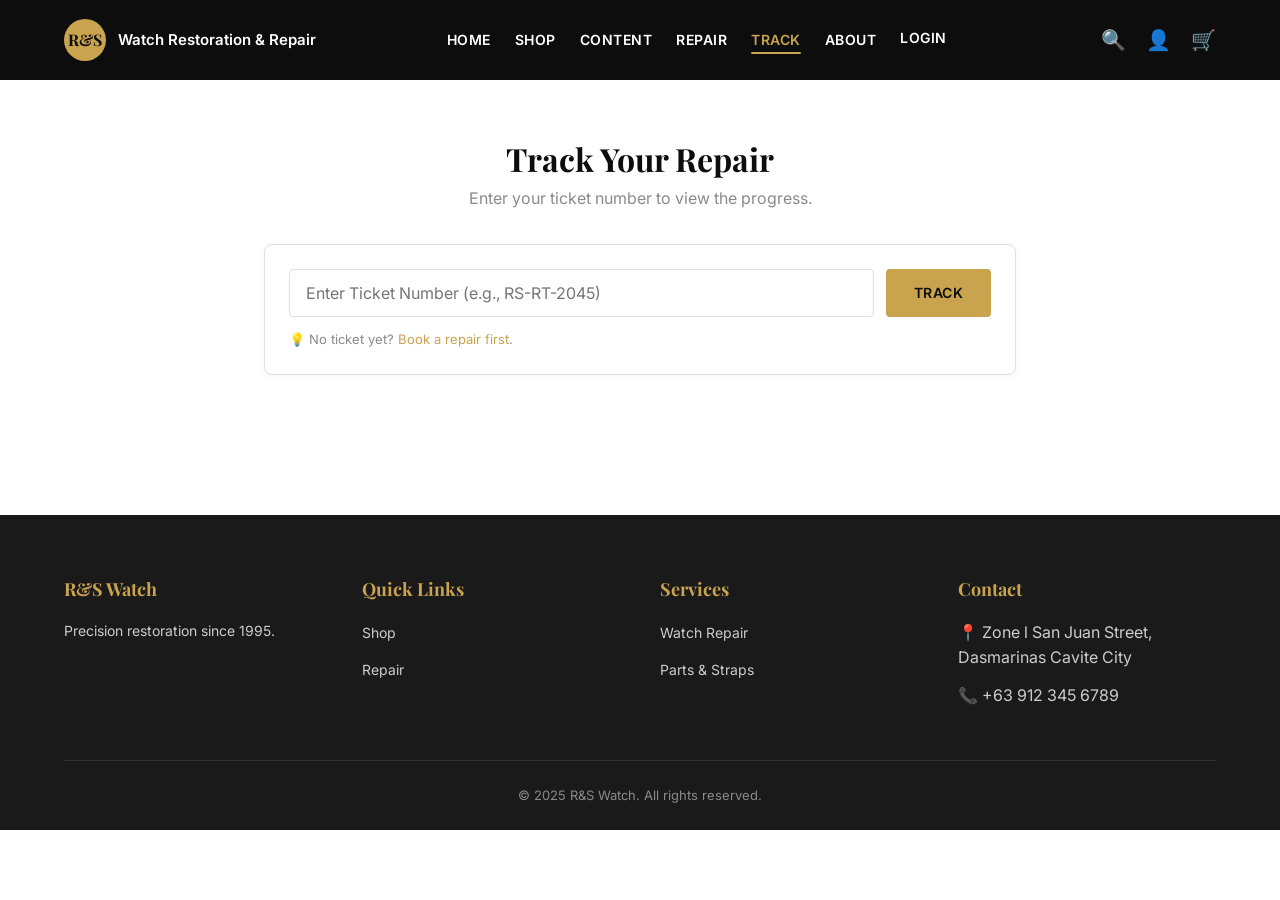
<file: track.html>
<!DOCTYPE html>
<html lang="en">
<head>
  <meta charset="UTF-8">
  <meta name="viewport" content="width=device-width, initial-scale=1.0">
  <title>Track Repair - R&S Watch</title>
  <link href="https://fonts.googleapis.com/css2?family=Playfair+Display:wght@700&family=Inter:wght@400;500;600;700&display=swap" rel="stylesheet">
  <link rel="stylesheet" href="css/style.css">
  <link rel="manifest" href="manifest.json">
<meta name="theme-color" content="#C9A34E">
<meta name="apple-mobile-web-app-capable" content="yes">
<meta name="apple-mobile-web-app-status-bar-style" content="black-translucent">
<meta name="apple-mobile-web-app-title" content="R&S Watch">
<link rel="apple-touch-icon" href="icons/icon-192.png">
</head>
<body>

<header class="header">
  <div class="container">
    <a href="index.html" class="logo"><div class="logo-circle">R&S</div><span>Watch Restoration & Repair</span></a>
    <ul class="nav">
      <li><a href="index.html">Home</a></li>
      <li><a href="shop.html">Shop</a></li>
      <li><a href="search.html">Content</a></li>
      <li><a href="repair.html">Repair</a></li>
      <li><a href="track.html" class="active">Track</a></li>
      <li><a href="contact.html">About</a></li>
      <li><a href="login.html" id="nav-login">Login</a></li>
      <li><a href="account.html" id="nav-logout" style="display:none;">My Account</a></li>
    </ul>
    <div class="header-icons">
      <a href="search.html" style="color:white;">🔍</a>
      <a href="account.html" style="color:white;">👤</a>
      <a href="cart.html" class="cart-icon" style="color:white;">🛒<span class="cart-badge" style="display:none;">0</span></a>
    </div>
  </div>
</header>

<section class="section">
  <div class="container" style="max-width:800px;">
    <h2 class="text-center">Track Your Repair</h2>
    <p class="section-sub text-center">Enter your ticket number to view the progress.</p>

    <div class="card mt-4">
      <form onsubmit="trackRepair(event)" style="display:flex;gap:12px;flex-wrap:wrap;">
        <input type="text" id="ticketInput" class="form-control" placeholder="Enter Ticket Number (e.g., RS-RT-2045)" style="flex:1;min-width:200px;">
        <button type="submit" class="btn btn-primary">Track</button>
      </form>
      <p style="font-size:13px;color:var(--medium-gray);margin-top:12px;">💡 No ticket yet? <a href="repair.html">Book a repair first</a>.</p>
    </div>

    <div class="hidden mt-4" id="trackResults">
      <div class="card">
        <div style="display:flex;justify-content:space-between;align-items:center;flex-wrap:wrap;gap:12px;">
          <div>
            <p style="font-size:13px;color:var(--medium-gray);">TICKET NUMBER</p>
            <h3 id="trackTicketNum" style="color:var(--gold);">—</h3>
          </div>
          <span class="badge badge-gold" id="trackStatusBadge">● —</span>
        </div>
        <div class="mt-4">
          <p style="font-size:14px;"><strong>Watch:</strong> <span id="trackWatch">—</span></p>
          <p style="font-size:14px;"><strong>Service:</strong> <span id="trackService">—</span></p>
        </div>
        <div class="progress-bar"><div class="progress-fill" id="trackProgress" style="width:0%;"></div></div>
        <p style="font-size:13px;color:var(--medium-gray);" id="trackProgressText">—</p>
        <div class="timeline" id="trackTimeline"></div>
      </div>
    </div>
  </div>
</section>

<footer class="footer">
  <div class="container">
    <div class="footer-grid">
      <div><h4>R&S Watch</h4><p style="font-size:14px;">Precision restoration since 1995.</p></div>
      <div><h4>Quick Links</h4><ul><li><a href="shop.html">Shop</a></li><li><a href="repair.html">Repair</a></li></ul></div>
      <div><h4>Services</h4><ul><li><a href="repair.html">Watch Repair</a></li><li><a href="shop.html">Parts & Straps</a></li></ul></div>
      <div><h4>Contact</h4><ul><li>📍 Zone l San Juan Street, Dasmarinas Cavite City</li><li>📞 +63 912 345 6789</li></ul></div>
    </div>
    <div class="footer-bottom">© 2025 R&S Watch. All rights reserved.</div>
  </div>
</footer>

<script src="js/main.js"></script>
<script>
  const STATUS_STEPS = [
    { key: 'Received',       label: 'Received & Logged' },
    { key: 'Diagnosed',      label: 'Diagnosis Complete' },
    { key: 'Awaiting Parts', label: 'Awaiting Parts' },
    { key: 'In Progress',    label: 'Repair In Progress' },
    { key: 'QC',             label: 'Quality Check' },
    { key: 'Ready',          label: 'Ready for Pickup' }
  ];

  function renderTrackedRepair(repair) {
    document.getElementById('trackTicketNum').textContent = repair.ticket;
    document.getElementById('trackWatch').textContent = `${repair.brand} ${repair.model}`;
    document.getElementById('trackService').textContent = repair.issue;
    document.getElementById('trackStatusBadge').textContent = '● ' + repair.status;

    const idx = STATUS_STEPS.findIndex(s => s.key === repair.status);
    const safeIdx = idx === -1 ? 0 : idx;
    const pct = Math.round(((safeIdx + 1) / STATUS_STEPS.length) * 100);
    document.getElementById('trackProgress').style.width = pct + '%';
    document.getElementById('trackProgressText').textContent =
      `${pct}% complete — Submitted ${repair.date}`;

    document.getElementById('trackTimeline').innerHTML = STATUS_STEPS.map((step, i) => {
      let cls = '';
      let dateLine = 'Pending';
      if (i < safeIdx) { cls = 'done'; dateLine = '✓ Completed'; }
      else if (i === safeIdx) { cls = 'current'; dateLine = '● Currently here'; }
      return `<div class="timeline-item ${cls}">
        <div class="timeline-title">${step.label}</div>
        <div class="timeline-date">${dateLine}</div>
      </div>`;
    }).join('');

    document.getElementById('trackResults').classList.remove('hidden');
  }

  function trackRepair(e) {
    if (e) e.preventDefault();
    const input = document.getElementById('ticketInput');
    const ticket = (input.value || '').trim().toUpperCase();
    if (!ticket) return showToast('Please enter a ticket number.', 'error');
    if (!/^RS-RT-\d{4}$/.test(ticket)) {
      return showToast('Invalid format. Use RS-RT-XXXX (e.g., RS-RT-2045).', 'error');
    }

    const repairs = JSON.parse(localStorage.getItem('rnswatch_repairs') || '[]');
    const found = repairs.find(r => (r.ticket || '').toUpperCase() === ticket);
    if (!found) {
      document.getElementById('trackResults').classList.add('hidden');
      return showToast('Ticket not found. Please check your number.', 'error');
    }
    renderTrackedRepair(found);
  }

  document.addEventListener('DOMContentLoaded', () => {
    const params = new URLSearchParams(window.location.search);
    const t = params.get('ticket');
    if (t) {
      document.getElementById('ticketInput').value = t;
      trackRepair();
    }
  });
</script>
</body>
</html>
</file>
<file: css/style.css>
/* ============ RESET & VARIABLES ============ */
* { margin: 0; padding: 0; box-sizing: border-box; }

:root {
  --black: #0D0D0D;
  --rich-black: #1A1A1A;
  --gold: #C9A34E;
  --gold-light: #E5C97B;
  --white: #FFFFFF;
  --light-gray: #F5F5F5;
  --medium-gray: #8A8A8A;
  --border: #E0E0E0;
  --success: #2E7D32;
  --warning: #B8860B;
  --error: #C62828;
  --serif: 'Playfair Display', serif;
  --sans: 'Inter', sans-serif;
}

body {
  font-family: var(--sans);
  font-size: 16px;
  color: var(--black);
  background: var(--white);
  line-height: 1.6;
}

h1, h2, h3 { font-family: var(--serif); font-weight: 700; line-height: 1.2; }
h1 { font-size: 42px; }
h2 { font-size: 32px; margin-bottom: 8px; }
h3 { font-size: 24px; }
a { color: var(--gold); text-decoration: none; }
a:hover { text-decoration: underline; }

.container { max-width: 1200px; margin: 0 auto; padding: 0 24px; }
.section { padding: 60px 0; }
.mb-4 { margin-bottom: 32px; }
.mt-2 { margin-top: 16px; }
.mt-4 { margin-top: 32px; }
.text-center { text-align: center; }
.hidden { display: none !important; }

/* ============ HEADER ============ */
.header {
  background: var(--black);
  height: 80px;
  display: flex;
  align-items: center;
  position: sticky;
  top: 0;
  z-index: 100;
}
.header .container {
  display: flex;
  align-items: center;
  justify-content: space-between;
  width: 100%;
}
.logo {
  display: flex;
  align-items: center;
  gap: 12px;
  color: var(--white);
  font-weight: 600;
  font-size: 15px;
}
.logo:hover { text-decoration: none; }
.logo-circle {
  width: 42px; height: 42px;
  border-radius: 50%;
  background: var(--gold);
  color: var(--black);
  display: flex; align-items: center; justify-content: center;
  font-family: var(--serif);
  font-weight: 700;
  font-size: 16px;
}
.nav { display: flex; gap: 24px; list-style: none; }
.nav a {
  color: var(--white);
  font-size: 14px;
  font-weight: 600;
  letter-spacing: 0.5px;
  text-transform: uppercase;
}
.nav a.active {
  color: var(--gold);
  position: relative;
}
.nav a.active::after {
  content: ''; position: absolute; left: 0; right: 0; bottom: -6px;
  height: 2px; background: var(--gold); border-radius: 1px;
}
.header-icons { display: flex; gap: 20px; align-items: center; color: var(--white); font-size: 20px; }
.cart-icon { position: relative; cursor: pointer; }
.cart-badge {
  position: absolute; top: -8px; right: -10px;
  background: var(--gold); color: var(--black);
  font-size: 11px; font-weight: 700;
  width: 18px; height: 18px;
  border-radius: 50%;
  display: flex; align-items: center; justify-content: center;
}

/* ============ BUTTONS ============ */
.btn {
  display: inline-flex; align-items: center; justify-content: center;
  padding: 12px 28px; border-radius: 4px;
  font-family: var(--sans); font-size: 14px; font-weight: 600;
  letter-spacing: 0.5px; text-transform: uppercase;
  border: none; cursor: pointer; transition: 0.2s;
  text-decoration: none;
}
.btn:hover { text-decoration: none; }
.btn-primary { background: var(--gold); color: var(--black); }
.btn-secondary { background: transparent; border: 1px solid var(--black); color: var(--black); }
.btn-secondary:hover { background: var(--black); color: var(--white); }
.btn-white-outline { background: transparent; border: 1px solid var(--white); color: var(--white); }
.btn-white-outline:hover { background: var(--white); color: var(--black); }
.btn-block { width: 100%; }
.btn-primary:hover {
  background: var(--gold-light);
  box-shadow: 0 4px 16px rgba(201,163,78,0.4);
  transform: translateY(-1px);
}


/* ============ FORMS ============ */
.form-group { margin-bottom: 20px; }
.form-group label { display: block; font-size: 14px; font-weight: 500; margin-bottom: 6px; color: var(--rich-black); }
.form-control {
  width: 100%; height: 48px; border: 1px solid var(--border); border-radius: 4px;
  padding: 0 16px; font-family: var(--sans); font-size: 16px; color: var(--black);
  background: var(--white); transition: border 0.2s;
}
.form-control:focus { outline: none; border-color: var(--gold); }
.form-row { display: grid; grid-template-columns: 1fr 1fr; gap: 16px; }

/* ============ CARDS ============ */
.card {
  background: var(--white); border: 1px solid var(--border);
  border-radius: 8px; padding: 24px; box-shadow: 0 2px 8px rgba(0,0,0,0.04);
  transition: box-shadow 0.2s, transform 0.2s;
}
.card:hover {
  box-shadow: 0 6px 20px rgba(0,0,0,0.08);
}

/* ============ HERO ============ */
.hero {
  background: var(--black);
  background-image: 
    radial-gradient(circle at 80% 50%, rgba(201,163,78,0.15), transparent 50%),
    radial-gradient(circle at 20% 80%, rgba(201,163,78,0.05), transparent 50%);
  color: var(--white); padding: 80px 0;
  position: relative; overflow: hidden;
}
.hero::before {
  content: ''; position: absolute; inset: 0;
  background-image: 
    linear-gradient(rgba(201,163,78,0.03) 1px, transparent 1px),
    linear-gradient(90deg, rgba(201,163,78,0.03) 1px, transparent 1px);
  background-size: 40px 40px;
  pointer-events: none;
}
.hero .container { display: grid; grid-template-columns: 1.2fr 0.8fr; gap: 48px; align-items: center; }
.hero h1 { color: var(--white); margin-bottom: 20px; }
.hero p { color: #B0B0B0; font-size: 18px; margin-bottom: 32px; }
.hero-buttons { display: flex; gap: 16px; }
.hero-img { display: flex; justify-content: center; align-items: center; }

/* ============ SEARCH BAR STRIP ============ */
.search-strip { background: var(--light-gray); padding: 32px 0; border-bottom: 1px solid var(--border); }
.search-strip .container { display: flex; justify-content: center; gap: 12px; }
.search-strip input { max-width: 600px; }

/* ============ PRODUCT CARDS ============ */
.product-grid { display: grid; grid-template-columns: repeat(4, 1fr); gap: 24px; }
.product-card {
  border: 1px solid var(--border); border-radius: 8px; overflow: hidden;
  background: var(--white); transition: transform 0.2s, box-shadow 0.2s;
  display: flex; flex-direction: column;
}
.product-card:hover { 
  box-shadow: 0 12px 32px rgba(201,163,78,0.15), 0 4px 16px rgba(0,0,0,0.08); 
  transform: translateY(-4px) scale(1.01); 
  border-color: var(--gold); 
}
.product-img {
  width: 100%; height: 200px;
  background: 
    radial-gradient(circle at 50% 50%, rgba(201,163,78,0.12), transparent 60%),
    linear-gradient(135deg, #F8F8F8, #EDEDED);
  display: flex; align-items: center; justify-content: center;
  position: relative; overflow: hidden;
}
.product-img::after {
  content: ''; position: absolute; inset: 0;
  background-image: 
    linear-gradient(rgba(201,163,78,0.04) 1px, transparent 1px),
    linear-gradient(90deg, rgba(201,163,78,0.04) 1px, transparent 1px);
  background-size: 20px 20px;
  pointer-events: none;
}
.product-img svg {
  position: relative; z-index: 1;
  filter: drop-shadow(0 4px 8px rgba(0,0,0,0.15));
  transition: transform 0.3s;
}
.product-card:hover .product-img svg {
  transform: scale(1.1) rotate(-3deg);
}
.product-info { padding: 20px; display: flex; flex-direction: column; flex-grow: 1; }
.product-brand { font-size: 12px; color: var(--medium-gray); text-transform: uppercase; letter-spacing: 1px; }
.product-name { font-size: 16px; font-weight: 600; margin: 4px 0 12px; }
.product-price { 
  font-size: 18px; font-weight: 700; color: var(--gold); 
  margin-bottom: 16px; margin-top: auto;
  display: inline-block; padding: 4px 12px;
  background: rgba(201,163,78,0.08); border-radius: 4px;
  align-self: flex-start;
}
/* ============ BADGES ============ */
.badge { display: inline-block; padding: 4px 12px; border-radius: 20px; font-size: 12px; font-weight: 600; }
.badge-gold { background: var(--gold); color: var(--black); }

/* ============ QUICK LINKS ============ */
.quick-links { display: grid; grid-template-columns: repeat(4, 1fr); gap: 16px; }
.quick-link {
  padding: 32px 24px; background: var(--white); border: 1px solid var(--border);
  border-radius: 8px; text-align: center; color: var(--black); transition: 0.2s;
  display: flex; flex-direction: column; align-items: center; justify-content: center; font-weight: 600;
}
.quick-link:hover { border-color: var(--gold); box-shadow: 0 4px 12px rgba(0,0,0,0.05); text-decoration: none; transform: translateY(-2px); }
.quick-link .icon { font-size: 32px; color: var(--gold); margin-bottom: 12px; }

/* ============ FOOTER ============ */
.footer { background: var(--rich-black); color: #CCCCCC; padding: 60px 0 24px; margin-top: 80px; }
.footer-grid { display: grid; grid-template-columns: repeat(4, 1fr); gap: 40px; margin-bottom: 40px; }
.footer h4 { color: var(--gold); font-family: var(--serif); font-size: 18px; margin-bottom: 16px; }
.footer ul { list-style: none; }
.footer li { margin-bottom: 12px; }
.footer a { color: #CCCCCC; font-size: 14px; }
.footer a:hover { color: var(--gold); text-decoration: none; }
.footer-bottom { border-top: 1px solid #333; padding-top: 24px; text-align: center; font-size: 13px; color: var(--medium-gray); }

/* ============ AUTH (LOGIN/REGISTER) ============ */
.auth-layout { display: grid; grid-template-columns: 1fr 1fr; min-height: 100vh; }
.auth-visual { background: linear-gradient(135deg, var(--black), #2A2A2A); display: flex; align-items: center; justify-content: center; color: var(--gold); font-size: 150px; position: relative; }
.auth-form-panel { display: flex; align-items: center; justify-content: center; padding: 40px; background: var(--white); }
.auth-form { width: 100%; max-width: 400px; }
.auth-form h2 { margin-bottom: 8px; }
.auth-form .subtitle { color: var(--medium-gray); margin-bottom: 32px; }
.auth-tabs { display: flex; gap: 8px; margin-bottom: 32px; background: var(--light-gray); padding: 4px; border-radius: 4px; }
.auth-tab { flex: 1; padding: 10px; text-align: center; font-size: 14px; font-weight: 600; cursor: pointer; border-radius: 4px; border: none; background: transparent; transition: 0.2s; }
.auth-tab.active { background: var(--black); color: var(--white); }

/* ============ PROGRESS BAR ============ */
.progress-bar {
  width: 100%; height: 8px; background: var(--border);
  border-radius: 4px; margin-top: 16px; overflow: hidden;
}
.progress-fill {
  height: 100%; background: var(--gold); border-radius: 4px;
  transition: width 0.4s ease;
}

/* ============ TIMELINE ============ */
.timeline { margin-top: 24px; position: relative; padding-left: 24px; }
.timeline::before {
  content: ''; position: absolute; left: 7px; top: 4px; bottom: 4px;
  width: 2px; background: var(--border);
}
.timeline-item { position: relative; padding: 0 0 20px 20px; }
.timeline-item::before {
  content: ''; position: absolute; left: -24px; top: 4px;
  width: 16px; height: 16px; border-radius: 50%;
  background: var(--white); border: 2px solid var(--border);
}
.timeline-item.done::before { background: var(--success); border-color: var(--success); }
.timeline-item.current::before {
  background: var(--gold); border-color: var(--gold);
  box-shadow: 0 0 0 4px rgba(201,163,78,0.2);
}
.timeline-title { font-size: 14px; font-weight: 600; }
.timeline-date { font-size: 13px; color: var(--medium-gray); margin-top: 2px; }

/* ============ SEARCH LAYOUT ============ */
.search-layout { display: grid; grid-template-columns: 260px 1fr; gap: 32px; padding: 40px 0; }
.filter-sidebar { height: fit-content; }
.filter-sidebar h3 { font-size: 18px; margin-bottom: 20px; font-family: var(--sans); }
.filter-group { margin-bottom: 24px; }
.filter-group h4 { font-size: 13px; text-transform: uppercase; letter-spacing: 1px; color: var(--medium-gray); margin-bottom: 12px; font-family: var(--sans); font-weight: 600; }
.filter-option { display: flex; align-items: center; gap: 8px; font-size: 14px; margin-bottom: 8px; cursor: pointer; }
.results-toolbar { display: flex; justify-content: space-between; gap: 16px; margin-bottom: 24px; }
.results-toolbar select { height: 48px; border: 1px solid var(--border); border-radius: 4px; padding: 0 12px; font-family: var(--sans); background: var(--white); }

/* ============ CONTACT LAYOUT ============ */
.contact-layout { display: grid; grid-template-columns: 1fr 1fr; gap: 40px; align-items: start; margin-top: 32px; }
.contact-info-item { display: flex; gap: 16px; margin-bottom: 24px; align-items: flex-start; }
.contact-info-icon {
  width: 44px; height: 44px; border-radius: 50%;
  background: var(--light-gray); color: var(--gold);
  display: flex; align-items: center; justify-content: center;
  font-size: 20px; flex-shrink: 0;
}
.contact-info-item h4 { margin-bottom: 4px; }
.contact-info-item p { font-size: 14px; color: var(--rich-black); }

/* ============ SECTION SUB ============ */
.section-sub { color: var(--medium-gray); margin-bottom: 24px; }

/* ============ REPAIR FORM ============ */
.repair-form-wrap { max-width: 720px; margin: 0 auto; }
.radio-group { display: flex; flex-direction: column; gap: 10px; }
.radio-option { display: flex; align-items: center; gap: 10px; padding: 12px 16px; border: 1px solid var(--border); border-radius: 4px; cursor: pointer; font-size: 14px; }
.radio-option:hover { border-color: var(--gold); }

/* ============ RESPONSIVE ============ */
@media (max-width: 900px) {
  .hero .container, .auth-layout,
  .search-layout, .contact-layout { grid-template-columns: 1fr; }
  .auth-visual { display: none; }
  .product-grid { grid-template-columns: repeat(2, 1fr); }
  .footer-grid { grid-template-columns: repeat(2, 1fr); }
  .quick-links { grid-template-columns: repeat(2, 1fr); }
  .nav { display: none; }
}

/* ============ TYPOGRAPHY SCALE (FONT, SIZE, COLOR) ============ */
/* Headings — Playfair Display (serif) */
.h-display { font-family: var(--serif); font-size: 48px; font-weight: 700; line-height: 1.1; color: var(--black); }
.h1 { font-family: var(--serif); font-size: 42px; font-weight: 700; line-height: 1.2; color: var(--black); }
.h2 { font-family: var(--serif); font-size: 32px; font-weight: 700; line-height: 1.2; color: var(--black); }
.h3 { font-family: var(--serif); font-size: 24px; font-weight: 700; line-height: 1.3; color: var(--black); }
.h4 { font-family: var(--sans); font-size: 18px; font-weight: 600; line-height: 1.4; color: var(--rich-black); }

/* Body text — Inter (sans) */
.body-lg { font-family: var(--sans); font-size: 18px; font-weight: 400; line-height: 1.7; color: var(--black); }
.body { font-family: var(--sans); font-size: 16px; font-weight: 400; line-height: 1.6; color: var(--black); }
.body-sm { font-family: var(--sans); font-size: 14px; font-weight: 400; line-height: 1.5; color: var(--medium-gray); }
.body-xs { font-family: var(--sans); font-size: 12px; font-weight: 500; line-height: 1.4; color: var(--medium-gray); }

/* Labels & captions */
.label { font-family: var(--sans); font-size: 12px; font-weight: 600; text-transform: uppercase; letter-spacing: 1px; color: var(--medium-gray); }
.caption { font-family: var(--sans); font-size: 13px; font-weight: 400; color: var(--medium-gray); }

/* Color helpers (consistent theme) */
.text-black { color: var(--black); }
.text-gold { color: var(--gold); }
.text-muted { color: var(--medium-gray); }
.text-white { color: var(--white); }
.text-success { color: var(--success); }
.text-error { color: var(--error); }
.text-warning { color: var(--warning); }

:focus-visible {
  outline: 2px solid var(--gold);
  outline-offset: 2px;
}

/* ============ RESPONSIVE FIXES (ADDED) ============ */
@media (max-width: 900px) {
  .account-layout { grid-template-columns: 1fr !important; }
}

@media (max-width: 480px) {
  #rns-toast {
    left: 16px !important;
    right: 16px !important;
    max-width: none !important;
  }
}

/* ============ AUTH — COMPACT LOGIN (NO PAGE SCROLL) ============ */
.auth-layout {
  display: grid;
  grid-template-columns: 1fr 1fr;
  height: 100vh;
  max-height: 100vh;
  overflow: hidden;
}

.auth-visual {
  background: linear-gradient(135deg, var(--black), #2A2A2A);
  display: flex;
  align-items: center;
  justify-content: center;
  overflow: hidden;
}

.auth-form-panel {
  display: flex;
  align-items: center;
  justify-content: center;
  padding: 24px;
  background: var(--white);
  overflow-y: auto;
}

.auth-form {
  width: 100%;
  max-width: 440px;
  max-height: calc(100vh - 48px);
}

.auth-form h2 {
  font-size: 26px;
  margin-bottom: 4px;
}

.auth-form .subtitle {
  font-size: 13px;
  margin-bottom: 18px;
}

.auth-form .form-group {
  margin-bottom: 12px;
}

.auth-form .form-group label {
  font-size: 13px;
  margin-bottom: 4px;
}

.auth-form .form-control {
  height: 42px;
  font-size: 14px;
}

.auth-form .form-row {
  gap: 12px;
}

.auth-form .btn-block {
  margin-top: 4px;
}

.auth-form .auth-tabs {
  margin-bottom: 18px;
}

.auth-form .auth-tab {
  padding: 8px;
  font-size: 13px;
}

/* Responsive: mobile */
@media (max-width: 900px) {
  .auth-layout {
    grid-template-columns: 1fr;
    height: auto;
    min-height: 100vh;
    overflow: auto;
  }
  .auth-visual { display: none; }
  .auth-form { max-height: none; }
}

.account-menu a:focus-visible,
.auth-tab:focus-visible {
  outline: 2px solid var(--gold);
  outline-offset: 2px;
}
</file>
